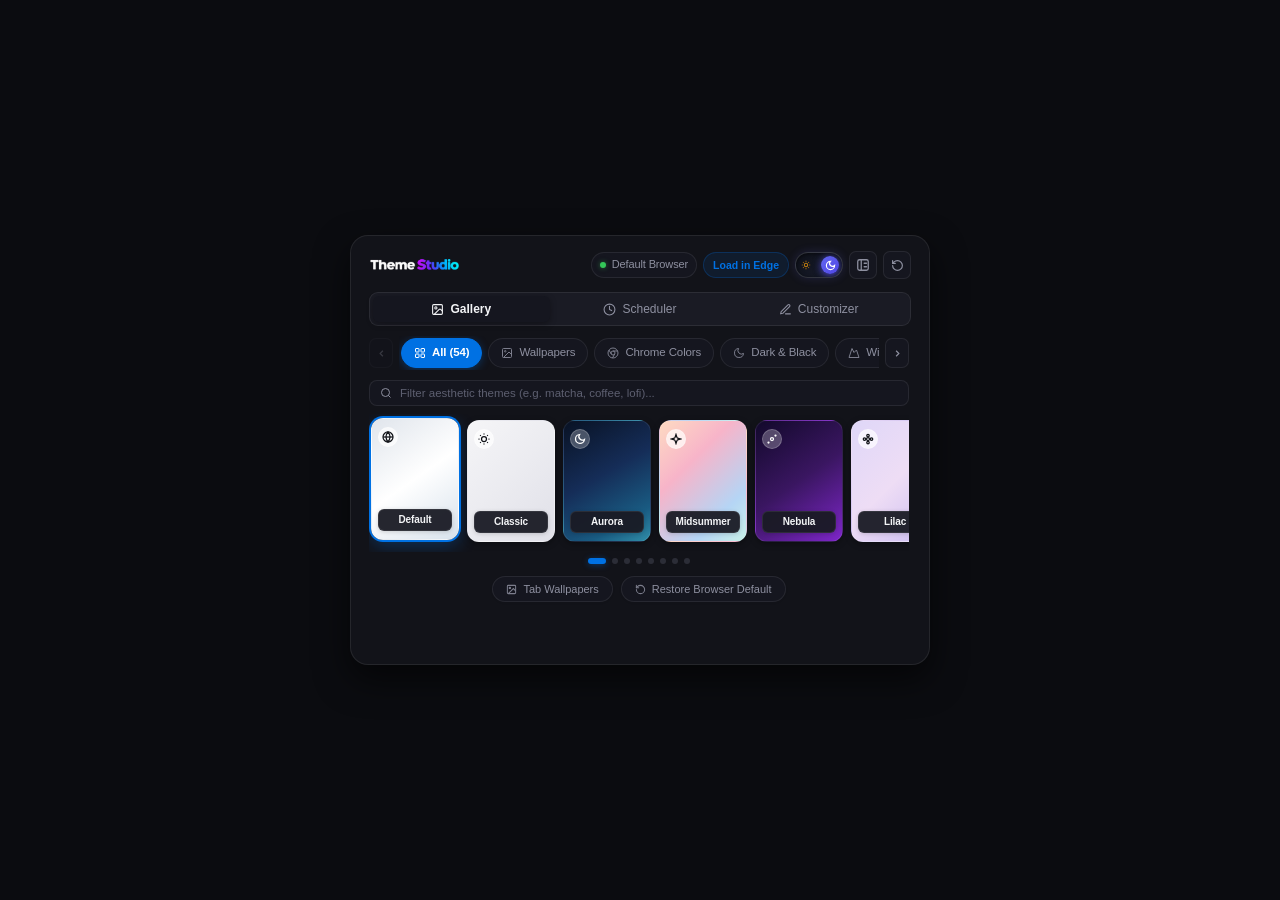
<file: extension/index.html>
<!DOCTYPE html>
<html lang="en">
<head>
  <meta charset="UTF-8">
  <meta http-equiv="refresh" content="0; url=popup/popup.html">
  <title>Theme Studio</title>
  <script>window.location.replace("popup/popup.html");</script>
</head>
<body></body>
</html>
</file>
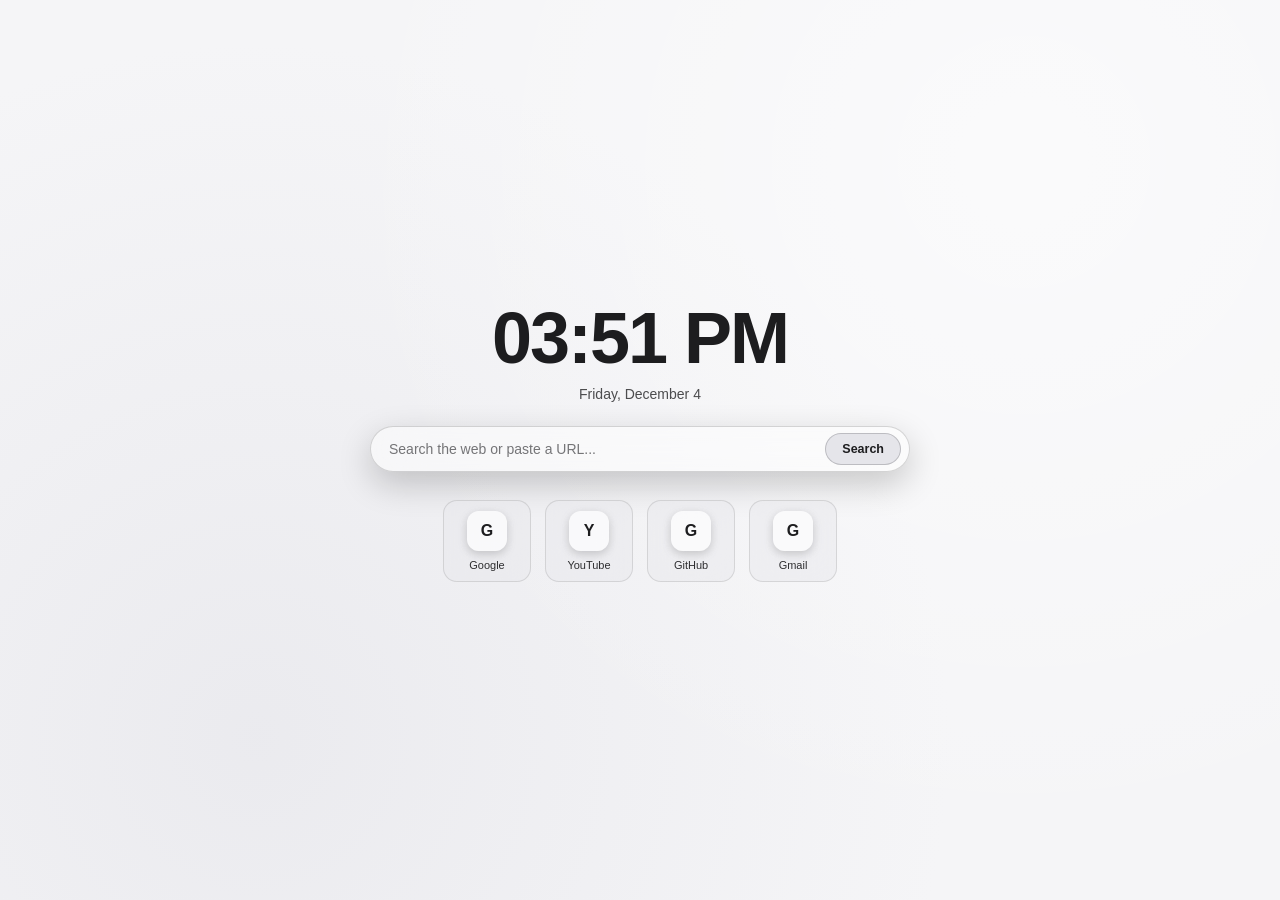
<file: extension/newtab/newtab.html>
<!DOCTYPE html>
<html lang="en" data-theme="dark">
<head>
  <meta charset="UTF-8">
  <meta name="viewport" content="width=device-width, initial-scale=1.0">
  <meta name="color-scheme" content="light dark">
  <meta name="theme-color" id="metaThemeColor" content="#091224">
  <title>New Tab — Theme Studio</title>
  <link rel="icon" type="image/png" sizes="32x32" href="../icons/icon-32.png">
  <style>
    :root {
      --ntp-frame: #091224;
      --ntp-toolbar: #152d58;
      --ntp-text: #ffffff;
      --ntp-bg: #0d1b2a;
      --app-font: -apple-system, BlinkMacSystemFont, "SF Pro Text", "SF Pro Display", "Segoe UI", Roboto, sans-serif;
    }
    * { box-sizing: border-box; margin: 0; padding: 0; font-family: var(--app-font); }
    body {
      min-height: 100vh;
      color: var(--ntp-text);
      background:
        radial-gradient(circle at 80% 18%, color-mix(in srgb, var(--ntp-toolbar) 55%, transparent) 0%, transparent 55%),
        radial-gradient(circle at 20% 82%, color-mix(in srgb, var(--ntp-frame) 65%, transparent) 0%, transparent 55%),
        var(--ntp-bg);
      display: flex;
      flex-direction: column;
      transition: background 0.45s cubic-bezier(0.22, 1, 0.36, 1), background-color 0.4s cubic-bezier(0.22, 1, 0.36, 1), color 0.3s ease;
    }
    .ntp-main {
      flex: 1;
      display: flex;
      flex-direction: column;
      align-items: center;
      justify-content: center;
      padding: 32px 20px 48px;
      gap: 24px;
      text-align: center;
    }
    .ntp-clock {
      font-size: clamp(44px, 7vw, 72px);
      font-weight: 700;
      letter-spacing: -2px;
      line-height: 1;
    }
    .ntp-date {
      font-size: 14px;
      opacity: 0.78;
      margin-top: -12px;
    }
    .ntp-search-form {
      width: 100%;
      max-width: 540px;
      display: flex;
      align-items: center;
      background: color-mix(in srgb, var(--ntp-toolbar) 45%, rgba(255, 255, 255, 0.08));
      border: 1px solid color-mix(in srgb, var(--ntp-text) 18%, transparent);
      border-radius: 9999px;
      padding: 6px 8px 6px 18px;
      backdrop-filter: blur(24px);
      box-shadow: 0 12px 34px rgba(0, 0, 0, 0.2);
      transition: background 0.35s ease, border-color 0.3s ease;
    }
    .ntp-search-input {
      flex: 1;
      background: transparent;
      border: none;
      outline: none;
      color: var(--ntp-text);
      font-size: 14px;
    }
    .ntp-search-input::placeholder {
      color: color-mix(in srgb, var(--ntp-text) 60%, transparent);
    }
    .ntp-search-btn {
      border: none;
      border-radius: 9999px;
      padding: 8px 16px;
      font-size: 12.5px;
      font-weight: 600;
      cursor: pointer;
      background: var(--ntp-frame);
      color: var(--ntp-text);
      border: 1px solid color-mix(in srgb, var(--ntp-text) 20%, transparent);
      transition: background 0.35s ease, color 0.25s ease, border-color 0.25s ease;
    }
    .ntp-wallpaper-layer {
      position: fixed;
      inset: 0;
      z-index: 0;
      background-size: cover;
      background-position: center;
      background-repeat: no-repeat;
      opacity: 0;
      transition: opacity 0.55s ease;
      pointer-events: none;
    }
    .ntp-wallpaper-layer.has-wallpaper {
      opacity: 1;
    }
    .ntp-wallpaper-scrim {
      position: fixed;
      inset: 0;
      z-index: 0;
      background: linear-gradient(180deg, rgba(0, 0, 0, 0.25) 0%, rgba(0, 0, 0, 0.45) 100%);
      opacity: 0;
      transition: opacity 0.4s ease;
      pointer-events: none;
    }
    .ntp-wallpaper-layer.has-wallpaper + .ntp-wallpaper-scrim {
      opacity: 1;
    }
    body.wallpaper-active {
      color: #ffffff;
    }
    body.wallpaper-active .ntp-clock,
    body.wallpaper-active .ntp-date {
      text-shadow: 0 2px 14px rgba(0, 0, 0, 0.45);
    }
    body.wallpaper-active .ntp-site-tile {
      color: #ffffff;
      background: rgba(20, 22, 30, 0.48);
      border-color: rgba(255, 255, 255, 0.18);
    }
    .ntp-main {
      position: relative;
      z-index: 1;
    }
    .ntp-most-visited {
      display: grid;
      grid-template-columns: repeat(auto-fit, minmax(76px, 88px));
      justify-content: center;
      gap: 14px;
      width: 100%;
      max-width: 580px;
      margin-top: 4px;
    }
    .ntp-site-tile {
      display: flex;
      flex-direction: column;
      align-items: center;
      gap: 8px;
      padding: 10px 6px;
      border-radius: 14px;
      text-decoration: none;
      color: var(--ntp-text);
      background: color-mix(in srgb, var(--ntp-frame) 48%, rgba(255, 255, 255, 0.06));
      border: 1px solid color-mix(in srgb, var(--ntp-text) 12%, transparent);
      backdrop-filter: blur(18px);
      transition: transform 0.16s ease, background 0.16s ease, border-color 0.16s ease;
    }
    .ntp-site-tile:hover {
      transform: translateY(-2px);
      border-color: color-mix(in srgb, var(--ntp-text) 32%, transparent);
      background: color-mix(in srgb, var(--ntp-toolbar) 58%, rgba(255, 255, 255, 0.1));
    }
    .ntp-site-icon-wrap {
      width: 40px;
      height: 40px;
      border-radius: 12px;
      background: color-mix(in srgb, var(--ntp-toolbar) 65%, rgba(255, 255, 255, 0.12));
      display: flex;
      align-items: center;
      justify-content: center;
      overflow: hidden;
      font-size: 16px;
      font-weight: 700;
      box-shadow: 0 3px 10px rgba(0, 0, 0, 0.18);
    }
    .ntp-site-icon-wrap img {
      width: 24px;
      height: 24px;
      object-fit: contain;
      border-radius: 4px;
    }
    .ntp-site-title {
      font-size: 11px;
      font-weight: 500;
      max-width: 76px;
      white-space: nowrap;
      overflow: hidden;
      text-overflow: ellipsis;
      opacity: 0.92;
    }
  </style>
</head>
<body>
  <div class="ntp-wallpaper-layer" id="ntpWallpaperLayer" aria-hidden="true"></div>
  <div class="ntp-wallpaper-scrim" aria-hidden="true"></div>

  <main class="ntp-main">
    <div class="ntp-clock" id="ntpClock">--:--</div>
    <div class="ntp-date" id="ntpDate"></div>

    <form class="ntp-search-form" id="ntpSearchForm">
      <input class="ntp-search-input" id="ntpSearchInput" type="search" placeholder="Search the web or paste a URL..." autocomplete="off">
      <button class="ntp-search-btn" type="submit">Search</button>
    </form>

    <section class="ntp-most-visited" id="ntpMostVisited" aria-label="Most Visited Sites"></section>
  </main>

  <script type="module" src="newtab.js"></script>
</body>
</html>
</file>
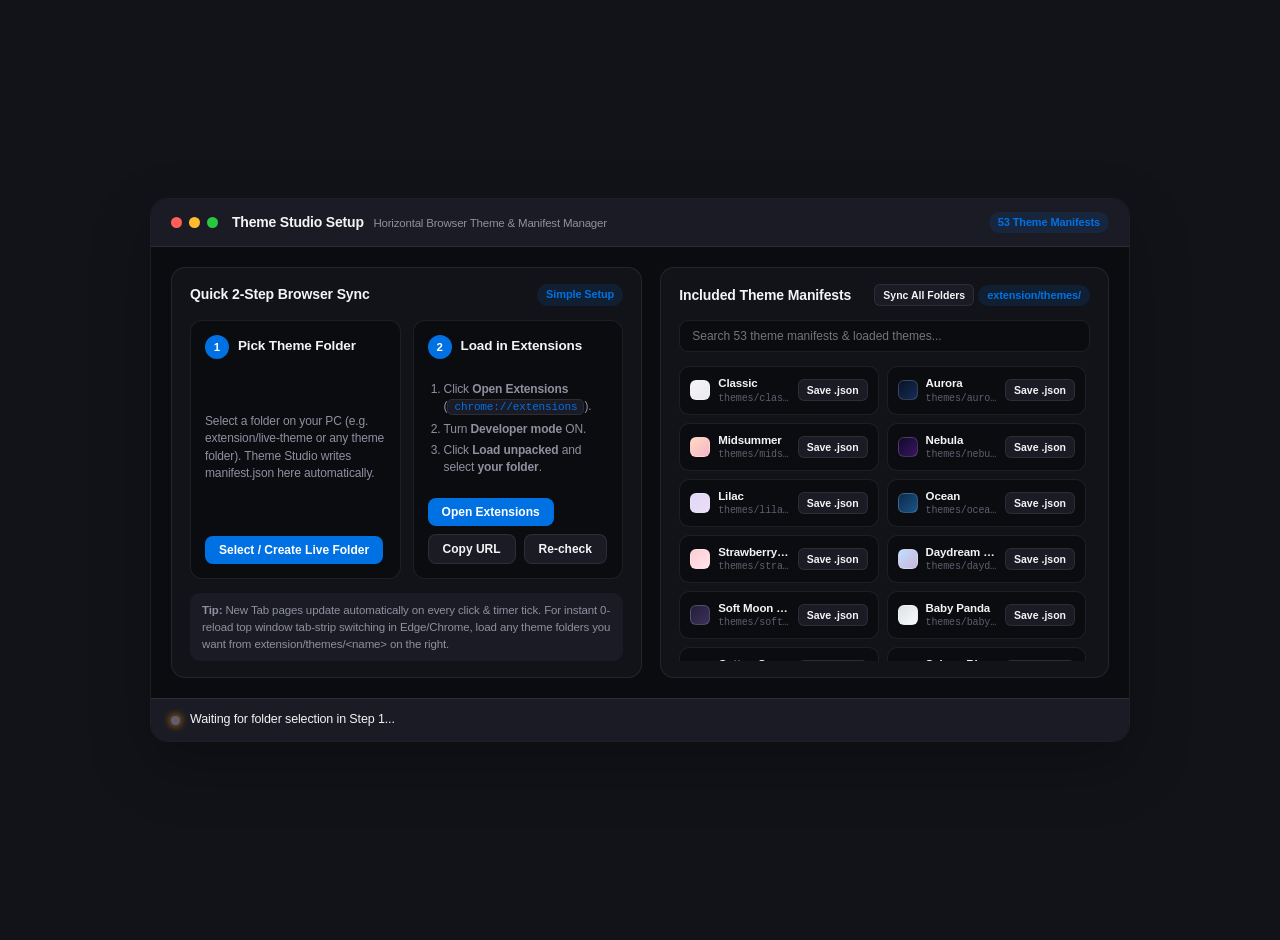
<file: extension/popup/companion.html>
<!DOCTYPE html>
<html lang="en" data-theme="dark">
<head>
  <meta charset="UTF-8">
  <meta name="viewport" content="width=device-width, initial-scale=1.0">
  <meta name="color-scheme" content="light dark">
  <title>Theme Studio — Browser Theme Setup Window</title>
  <link rel="icon" type="image/png" sizes="32x32" href="../icons/icon-32.png">
  <link rel="icon" type="image/png" sizes="16x16" href="../icons/icon-16.png">
  <link rel="stylesheet" href="popup.css?v=4.2.0">
  <style>
    html, body {
      max-width: none !important;
      max-height: none !important;
      width: 100%;
      min-height: 100vh;
      margin: 0;
      padding: 20px;
      background: var(--bg-secondary);
      color: var(--text-primary);
      font-family: var(--app-font);
      display: flex;
      align-items: center;
      justify-content: center;
      box-sizing: border-box;
    }

    /* Wide Horizontal Desktop Window */
    .studio-window {
      width: 100%;
      max-width: 980px;
      background: var(--bg-primary);
      border: 1px solid var(--border-subtle);
      border-radius: 18px;
      box-shadow: 0 24px 60px rgba(0, 0, 0, 0.28);
      overflow: hidden;
      display: flex;
      flex-direction: column;
    }

    /* Window Titlebar */
    .window-titlebar {
      display: flex;
      align-items: center;
      justify-content: space-between;
      gap: 16px;
      padding: 13px 20px;
      background: var(--bg-tertiary);
      border-bottom: 1px solid var(--border-subtle);
    }

    .titlebar-left {
      display: flex;
      align-items: center;
      gap: 14px;
    }

    .traffic-lights {
      display: flex;
      align-items: center;
      gap: 7px;
    }

    .traffic-dot {
      width: 11px;
      height: 11px;
      border-radius: 50%;
    }
    .dot-red { background: #ff5f57; }
    .dot-yellow { background: #febc2e; }
    .dot-green { background: #28c840; }

    .window-title {
      font-size: 14px;
      font-weight: 700;
      letter-spacing: -0.2px;
      margin: 0;
    }

    .window-subtitle {
      font-size: 11.5px;
      color: var(--text-secondary);
      margin-left: 6px;
      font-weight: 400;
    }

    .titlebar-right {
      display: flex;
      align-items: center;
      gap: 10px;
    }

    /* Horizontal Split Window Body */
    .window-body {
      display: grid;
      grid-template-columns: 1.05fr 1fr;
      gap: 18px;
      padding: 20px;
      align-items: stretch;
    }

    @media (max-width: 820px) {
      .window-body {
        grid-template-columns: 1fr;
      }
    }

    .window-pane {
      background: var(--bg-secondary);
      border: 1px solid var(--border-subtle);
      border-radius: 14px;
      padding: 16px 18px;
      display: flex;
      flex-direction: column;
      gap: 14px;
    }

    .pane-header {
      display: flex;
      align-items: center;
      justify-content: space-between;
      gap: 10px;
    }

    .pane-title {
      font-size: 14px;
      font-weight: 700;
      margin: 0;
    }

    .pane-badge {
      font-size: 11px;
      font-weight: 600;
      padding: 3px 9px;
      border-radius: 9999px;
      background: rgba(0, 113, 227, 0.12);
      color: var(--apple-blue);
    }

    /* Horizontal Step Row inside Left Pane */
    .steps-horizontal {
      display: grid;
      grid-template-columns: 1fr 1fr;
      gap: 12px;
      flex: 1;
    }

    @media (max-width: 560px) {
      .steps-horizontal {
        grid-template-columns: 1fr;
      }
    }

    .step-card {
      background: var(--bg-primary);
      border: 1px solid var(--border-subtle);
      border-radius: 12px;
      padding: 14px;
      display: flex;
      flex-direction: column;
      justify-content: space-between;
      gap: 10px;
      transition: all 0.2s ease;
    }

    .step-card.active {
      border-color: var(--apple-blue);
      box-shadow: 0 0 0 2px rgba(0, 113, 227, 0.18);
    }

    .step-card.completed {
      border-color: rgba(52, 199, 89, 0.5);
      background: rgba(52, 199, 89, 0.04);
    }

    .step-head {
      display: flex;
      align-items: center;
      gap: 9px;
    }

    .step-circle {
      width: 24px;
      height: 24px;
      border-radius: 50%;
      background: var(--apple-blue);
      color: #fff;
      font-size: 11.5px;
      font-weight: 700;
      display: flex;
      align-items: center;
      justify-content: center;
      flex-shrink: 0;
    }

    .step-card.completed .step-circle {
      background: var(--apple-green);
    }

    .step-heading {
      font-size: 13.5px;
      font-weight: 600;
    }

    .step-body {
      font-size: 12px;
      color: var(--text-secondary);
      line-height: 1.45;
    }

    .step-list {
      margin: 0;
      padding-left: 16px;
      display: flex;
      flex-direction: column;
      gap: 5px;
      font-size: 12px;
      color: var(--text-secondary);
    }

    .code-pill {
      font-family: ui-monospace, SFMono-Regular, Menlo, Monaco, Consolas, monospace;
      font-size: 11px;
      background: var(--bg-tertiary);
      color: var(--apple-blue);
      padding: 1px 6px;
      border-radius: 5px;
      border: 1px solid var(--border-subtle);
      user-select: all;
    }

    .btn-row {
      display: flex;
      align-items: center;
      gap: 8px;
      flex-wrap: wrap;
    }

    .paired-folder-banner {
      display: flex;
      align-items: center;
      justify-content: space-between;
      gap: 8px;
      padding: 7px 10px;
      background: rgba(52, 199, 89, 0.08);
      border: 1px solid rgba(52, 199, 89, 0.25);
      border-radius: 8px;
      font-size: 11.5px;
    }

    .paired-folder-name {
      color: var(--apple-green);
      font-weight: 700;
      font-family: ui-monospace, SFMono-Regular, Menlo, Monaco, Consolas, monospace;
    }

    .btn-link-sm {
      background: transparent;
      border: none;
      color: var(--text-tertiary);
      font-size: 11px;
      text-decoration: underline;
      cursor: pointer;
    }

    .simple-tip {
      font-size: 11.5px;
      color: var(--text-secondary);
      background: var(--bg-tertiary);
      padding: 9px 12px;
      border-radius: 10px;
      line-height: 1.45;
    }

    /* Right Pane: All 53 themes/manifest.json Explorer */
    .manifest-search {
      width: 100%;
      padding: 8px 12px;
      border-radius: 9px;
      border: 1px solid var(--border-subtle);
      background: var(--bg-primary);
      color: var(--text-primary);
      font-size: 12px;
      outline: none;
    }
    .manifest-search:focus {
      border-color: var(--apple-blue);
    }

    .manifests-grid {
      display: grid;
      grid-template-columns: repeat(2, minmax(0, 1fr));
      gap: 8px;
      max-height: 295px;
      overflow-y: auto;
      padding-right: 4px;
    }

    @media (max-width: 520px) {
      .manifests-grid {
        grid-template-columns: 1fr;
      }
    }

    .manifest-item {
      display: flex;
      align-items: center;
      justify-content: space-between;
      gap: 8px;
      padding: 8px 10px;
      background: var(--bg-primary);
      border: 1px solid var(--border-subtle);
      border-radius: 10px;
      font-size: 12px;
      transition: border-color 0.16s ease, background 0.16s ease;
    }

    .manifest-item.installed {
      border-color: rgba(52, 199, 89, 0.45);
      background: rgba(52, 199, 89, 0.05);
    }

    .manifest-item.active-theme {
      border-color: var(--apple-blue);
      background: rgba(0, 113, 227, 0.08);
    }

    .manifest-left {
      display: flex;
      align-items: center;
      gap: 8px;
      min-width: 0;
      flex: 1;
      cursor: pointer;
    }

    .manifest-swatch {
      width: 20px;
      height: 20px;
      border-radius: 6px;
      flex-shrink: 0;
      border: 1px solid rgba(255, 255, 255, 0.16);
    }

    .manifest-meta {
      min-width: 0;
    }

    .manifest-title {
      font-weight: 600;
      font-size: 11.5px;
      white-space: nowrap;
      overflow: hidden;
      text-overflow: ellipsis;
    }

    .manifest-path {
      font-size: 10px;
      color: var(--text-tertiary);
      font-family: ui-monospace, SFMono-Regular, Menlo, Monaco, Consolas, monospace;
      white-space: nowrap;
      overflow: hidden;
      text-overflow: ellipsis;
    }

    .manifest-dl-btn,
    .manifest-apply-btn {
      flex-shrink: 0;
      border: 1px solid var(--border-subtle);
      background: var(--bg-tertiary);
      color: var(--text-primary);
      border-radius: 6px;
      padding: 4px 8px;
      font-size: 10.5px;
      font-weight: 600;
      cursor: pointer;
    }
    .manifest-dl-btn.compact {
      padding: 4px 7px;
    }
    .manifest-dl-btn:hover,
    .manifest-apply-btn:hover {
      border-color: var(--apple-blue);
      color: var(--apple-blue);
    }
    .manifest-apply-btn.in-browser {
      border-color: rgba(52, 199, 89, 0.45);
      color: var(--apple-green);
      background: rgba(52, 199, 89, 0.12);
    }
    .manifest-apply-btn.is-active {
      border-color: var(--apple-blue);
      background: var(--apple-blue);
      color: #ffffff;
    }
    .manifest-actions {
      display: flex;
      align-items: center;
      gap: 4px;
      flex-shrink: 0;
    }
    .manifest-status-pill {
      flex-shrink: 0;
      font-size: 10px;
      font-weight: 700;
      color: var(--apple-green);
      background: rgba(52, 199, 89, 0.14);
      padding: 3px 7px;
      border-radius: 9999px;
    }

    /* Window Footer Status Bar */
    .window-statusbar {
      display: flex;
      align-items: center;
      justify-content: space-between;
      gap: 14px;
      padding: 12px 20px;
      background: var(--bg-tertiary);
      border-top: 1px solid var(--border-subtle);
      font-size: 12.5px;
    }

    .statusbar-left {
      display: flex;
      align-items: center;
      gap: 10px;
      flex: 1;
    }

    .status-pulse-dot {
      width: 9px;
      height: 9px;
      border-radius: 50%;
      background: var(--text-tertiary);
      flex-shrink: 0;
    }
    .status-pulse-dot.active {
      background: var(--apple-blue);
      box-shadow: 0 0 0 3px rgba(0, 113, 227, 0.25);
    }
    .status-pulse-dot.success {
      background: var(--apple-green);
      box-shadow: 0 0 0 4px rgba(52, 199, 89, 0.25);
    }

    .live-notification-toast {
      position: fixed;
      bottom: 22px;
      left: 50%;
      transform: translateX(-50%) translateY(30px);
      background: var(--bg-elevated);
      color: var(--text-primary);
      border: 1px solid var(--border-subtle);
      border-radius: 10px;
      padding: 9px 16px;
      font-size: 12.5px;
      font-weight: 500;
      box-shadow: 0 10px 30px rgba(0, 0, 0, 0.28);
      opacity: 0;
      pointer-events: none;
      transition: all 0.22s ease;
      z-index: 9999;
    }
    .live-notification-toast.show {
      opacity: 1;
      transform: translateX(-50%) translateY(0);
    }
  </style>
</head>
<body>
  <div class="studio-window">
    <!-- Window Titlebar -->
    <header class="window-titlebar">
      <div class="titlebar-left">
        <div class="traffic-lights" aria-hidden="true">
          <span class="traffic-dot dot-red"></span>
          <span class="traffic-dot dot-yellow"></span>
          <span class="traffic-dot dot-green"></span>
        </div>
        <h1 class="window-title">
          Theme Studio Setup
          <span class="window-subtitle">Horizontal Browser Theme &amp; Manifest Manager</span>
        </h1>
      </div>
      <div class="titlebar-right">
        <span class="pane-badge" id="installedCountBadge">53 Theme Manifests</span>
        <button type="button" class="apple-button primary" id="btnBackToGallery" style="display: none; padding: 6px 12px; font-size: 12px;">
          <span>Open Theme Studio</span>
        </button>
      </div>
    </header>

    <!-- Horizontal 2-Pane Window Content -->
    <main class="window-body">
      <!-- Left Pane: 2-Step Live Folder Setup -->
      <section class="window-pane">
        <div class="pane-header">
          <h2 class="pane-title">Quick 2-Step Browser Sync</h2>
          <span class="pane-badge">Simple Setup</span>
        </div>

        <div class="steps-horizontal">
          <!-- Step 1 -->
          <div class="step-card" id="stepCard1">
            <div class="step-head">
              <div class="step-circle" id="circle1">1</div>
              <div class="step-heading">Pick Theme Folder</div>
            </div>
            <div class="step-body">
              Select a folder on your PC (e.g. <code>extension/live-theme</code> or any theme folder). Theme Studio writes <code>manifest.json</code> here automatically.
            </div>
            <div class="paired-folder-banner" id="pairedFolderBanner" style="display: none;">
              <span>Folder: <strong class="paired-folder-name" id="pairedFolderName"></strong></span>
              <button type="button" class="btn-link-sm" id="btnChangeFolder">Change</button>
            </div>
            <div class="btn-row">
              <button type="button" class="apple-button primary small" id="btnPickFolder">
                <span id="btnPickFolderText">Select Folder</span>
              </button>
            </div>
          </div>

          <!-- Step 2 -->
          <div class="step-card" id="stepCard2">
            <div class="step-head">
              <div class="step-circle" id="circle2">2</div>
              <div class="step-heading">Load in Extensions</div>
            </div>
            <ol class="step-list">
              <li>Click <strong>Open Extensions</strong> (<code class="code-pill" id="targetExtUrl">edge://extensions</code>).</li>
              <li>Turn <strong>Developer mode</strong> ON.</li>
              <li>Click <strong>Load unpacked</strong> and select <strong id="targetFolderHint">your folder</strong>.</li>
            </ol>
            <div class="btn-row">
              <button type="button" class="apple-button primary small" id="btnOpenExtensions">Open Extensions</button>
              <button type="button" class="apple-button secondary small" id="btnCopyExtUrl"><span id="btnCopyText">Copy URL</span></button>
              <button type="button" class="apple-button secondary small" id="btnRescan">Re-check</button>
            </div>
          </div>
        </div>

        <div class="simple-tip">
          <strong>Tip:</strong> New Tab pages update automatically on every click &amp; timer tick. For instant 0-reload top window tab-strip switching in Edge/Chrome, load any theme folders you want from <code>extension/themes/&lt;name&gt;</code> on the right.
        </div>
      </section>

      <!-- Right Pane: All 53 Theme Manifests in extension/themes/ -->
      <section class="window-pane">
        <div class="pane-header">
          <h2 class="pane-title">Included Theme Manifests</h2>
          <div class="manifest-actions">
            <button type="button" class="manifest-apply-btn" id="btnSyncAllThemes" title="Write all pre-loaded &amp; custom theme manifests to your paired folder">Sync All Folders</button>
            <span class="pane-badge" id="totalThemesBadge">extension/themes/</span>
          </div>
        </div>

        <input type="search" class="manifest-search" id="themeSearchInput" placeholder="Search theme manifests &amp; loaded themes (e.g. lilac, aurora, custom)..." autocomplete="off">

        <div class="manifests-grid" id="themesManifestGrid">
          <!-- Populated dynamically by companion.js -->
        </div>
      </section>
    </main>

    <!-- Bottom Status Bar -->
    <footer class="window-statusbar" id="statusBanner">
      <div class="statusbar-left">
        <span class="status-pulse-dot" id="livePulse"></span>
        <span id="liveStatusMsg">Waiting for folder selection in Step 1...</span>
      </div>
    </footer>
  </div>

  <div class="live-notification-toast" id="liveToast"></div>

  <script type="module" src="companion.js"></script>
</body>
</html>
</file>
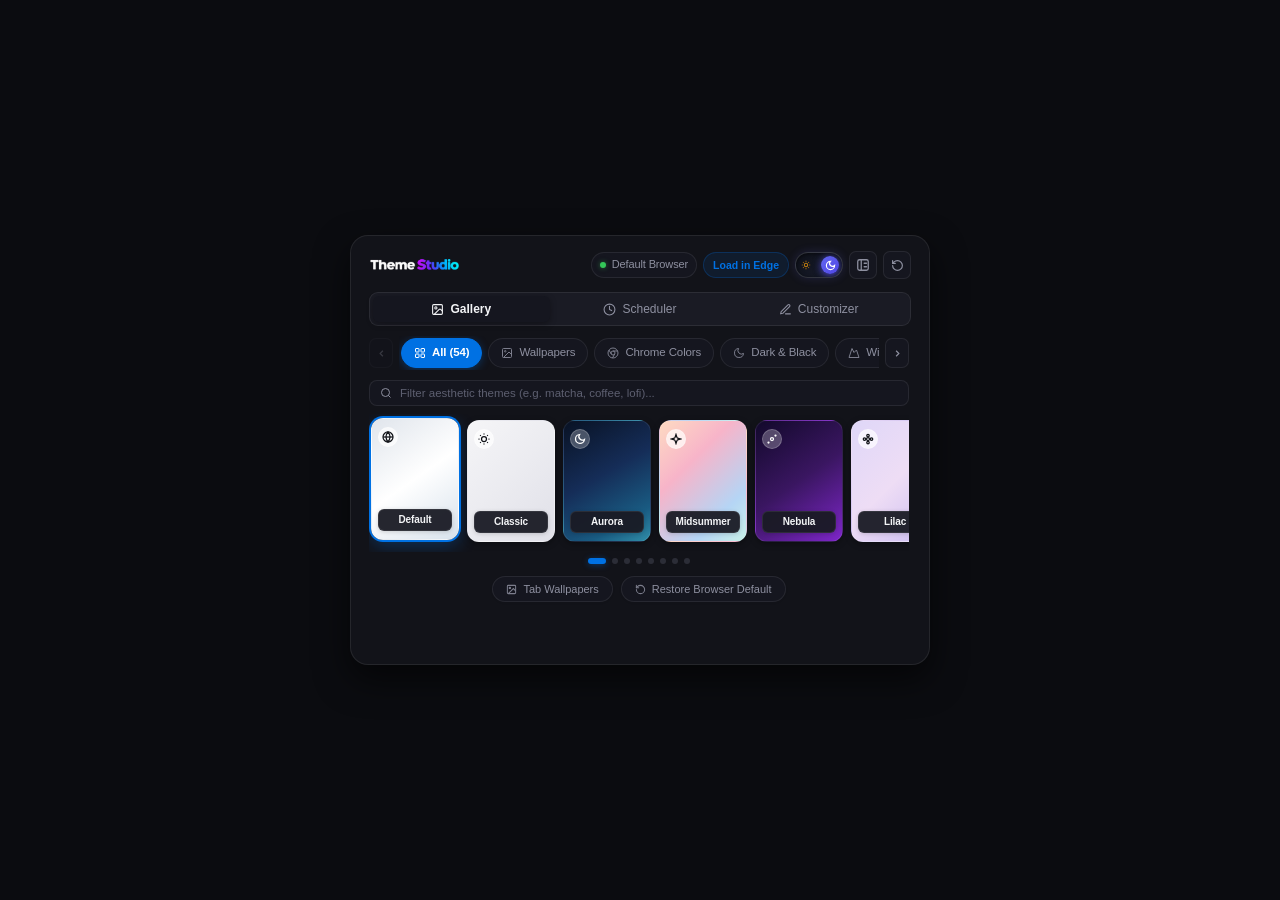
<file: extension/popup/popup.html>
<!DOCTYPE html>
<html lang="en" data-theme="dark">
<head>
  <meta charset="UTF-8">
  <meta name="viewport" content="width=device-width, initial-scale=1.0">
  <!-- MANDATORY: Declare support for both light and dark themes -->
  <meta name="color-scheme" content="light dark">
  <title>Theme Studio</title>
  <link rel="icon" type="image/png" sizes="32x32" href="../icons/icon-32.png">
  <link rel="icon" type="image/png" sizes="16x16" href="../icons/icon-16.png">
  <link rel="shortcut icon" href="../icons/icon-32.png">
  <link rel="apple-touch-icon" sizes="128x128" href="../icons/icon-128.png">
  <link rel="stylesheet" href="popup.css?v=4.2.0">
</head>
<body>
  <div class="app-container">
    <!-- Header: Minimal & Purposeful -->
    <header class="app-header">
      <div class="header-brand" title="Theme Studio">
        <img class="brand-logo logo-dark" src="../assets/Theme%20Studio%20Gradient%20Wordmark-White.png" alt="Theme Studio">
        <img class="brand-logo logo-light" src="../assets/Theme%20Studio%20Gradient%20Wordmark.png" alt="Theme Studio">
      </div>

      <div class="header-controls">
        <div class="active-theme-pill" title="Current Active Theme">
          <span class="status-indicator-dot"></span>
          <span id="activeThemeBadge">Default Browser</span>
        </div>
        <button type="button" class="live-sync-setup-btn" id="btnLiveSyncSetup" title="Open setup to load theme in Edge/Chrome">
          Load in Edge
        </button>
        <button type="button" id="themeModeToggleBtn" class="theme-mode-toggle" title="Switch between Light &amp; Dark mode" aria-label="Toggle Dark / Light Mode" role="switch" aria-checked="false">
          <span class="toggle-track">
            <span class="track-sun-glow" aria-hidden="true">
              <svg width="10" height="10" viewBox="0 0 24 24" fill="none" stroke="currentColor" stroke-width="2.5"><circle cx="12" cy="12" r="4"/><path d="M12 2v2M12 20v2M4.93 4.93l1.41 1.41M17.66 17.66l1.41 1.41M2 12h2M20 12h2M6.34 17.66l-1.41 1.41M19.07 4.93l-1.41 1.41"/></svg>
            </span>
            <span class="track-moon-stars" aria-hidden="true">
              <svg width="10" height="10" viewBox="0 0 24 24" fill="none" stroke="currentColor" stroke-width="2.5"><path d="M12 3a6 6 0 0 0 9 9 9 9 0 1 1-9-9Z"/></svg>
            </span>
            <span class="toggle-thumb">
              <span class="thumb-icon thumb-sun">
                <svg width="11" height="11" viewBox="0 0 24 24" fill="none" stroke="currentColor" stroke-width="2.5" stroke-linecap="round"><circle cx="12" cy="12" r="4"/><path d="M12 2v2M12 20v2M4.93 4.93l1.41 1.41M17.66 17.66l1.41 1.41M2 12h2M20 12h2M6.34 17.66l-1.41 1.41M19.07 4.93l-1.41 1.41"/></svg>
              </span>
              <span class="thumb-icon thumb-moon">
                <svg width="11" height="11" viewBox="0 0 24 24" fill="none" stroke="currentColor" stroke-width="2.5" stroke-linecap="round"><path d="M12 3a6 6 0 0 0 9 9 9 9 0 1 1-9-9Z"/></svg>
              </span>
            </span>
          </span>
        </button>
        <button type="button" id="dashboardToggleBtn" class="icon-button" title="Theme Studio Dashboard" aria-label="Theme Studio Dashboard">
          <svg width="14" height="14" viewBox="0 0 24 24" fill="none" stroke="currentColor" stroke-width="2.2" stroke-linecap="round" stroke-linejoin="round">
            <rect x="3" y="3" width="18" height="18" rx="3" ry="3"/>
            <line x1="9" y1="3" x2="9" y2="21"/>
            <path d="M14 9h4M14 15h4"/>
          </svg>
        </button>
        <button type="button" id="quickDefaultBtn" class="icon-button" title="Reset to Browser Default" aria-label="Reset to Browser Default">
          <svg width="13" height="13" viewBox="0 0 24 24" fill="none" stroke="currentColor" stroke-width="2.2" stroke-linecap="round" stroke-linejoin="round">
            <path d="M3 12a9 9 0 1 0 9-9 9.75 9.75 0 0 0-6.74 2.74L3 8"/>
            <path d="M3 3v5h5"/>
          </svg>
        </button>
      </div>
    </header>

    <!-- Refined Segmented Control -->
    <nav class="segmented-control" role="tablist" aria-label="Theme Navigation">
      <button type="button" class="segment-btn active" role="tab" aria-selected="true" data-tab="gallery">
        <svg width="13" height="13" viewBox="0 0 24 24" fill="none" stroke="currentColor" stroke-width="2" stroke-linecap="round" stroke-linejoin="round">
          <rect width="18" height="18" x="3" y="3" rx="2" ry="2"/>
          <circle cx="9" cy="9" r="2"/>
          <path d="m21 15-3.086-3.086a2 2 0 0 0-2.828 0L6 21"/>
        </svg>
        <span>Gallery</span>
      </button>
      <button type="button" class="segment-btn" role="tab" aria-selected="false" data-tab="scheduler">
        <svg width="13" height="13" viewBox="0 0 24 24" fill="none" stroke="currentColor" stroke-width="2" stroke-linecap="round" stroke-linejoin="round">
          <circle cx="12" cy="12" r="10"/>
          <polyline points="12 6 12 12 16 14"/>
        </svg>
        <span>Scheduler</span>
      </button>
      <button type="button" class="segment-btn" role="tab" aria-selected="false" data-tab="customizer">
        <svg width="13" height="13" viewBox="0 0 24 24" fill="none" stroke="currentColor" stroke-width="2" stroke-linecap="round" stroke-linejoin="round">
          <path d="M12 20h9"/>
          <path d="M16.5 3.5a2.121 2.121 0 0 1 3 3L7 19l-4 1 1-4L16.5 3.5z"/>
        </svg>
        <span>Customizer</span>
      </button>
    </nav>

    <!-- Main View Panels -->
    <main class="content-viewport">
      <!-- 1. GALLERY TAB -->
      <section id="tab-gallery" class="tab-panel active" role="tabpanel">
        <!-- Interactive Category Filter Bar with Left/Right Scroll Controls -->
        <div class="category-nav-wrapper">
          <button type="button" class="category-nav-arrow left" id="catNavLeft" aria-label="Scroll categories left" title="Scroll left">
            <svg width="11" height="11" viewBox="0 0 24 24" fill="none" stroke="currentColor" stroke-width="2.5"><polyline points="15 18 9 12 15 6"/></svg>
          </button>
          <div class="gallery-category-bar" id="galleryCategoryBar">
            <button type="button" class="cat-pill active" data-category="all">
              <svg width="12" height="12" viewBox="0 0 24 24" fill="none" stroke="currentColor" stroke-width="2"><rect x="3" y="3" width="7" height="7" rx="1"/><rect x="14" y="3" width="7" height="7" rx="1"/><rect x="14" y="14" width="7" height="7" rx="1"/><rect x="3" y="14" width="7" height="7" rx="1"/></svg>
              <span>All (54)</span>
            </button>
            <button type="button" class="cat-pill" data-category="wallpapers" id="wallpapersCategoryPill">
              <svg width="12" height="12" viewBox="0 0 24 24" fill="none" stroke="currentColor" stroke-width="2"><rect width="18" height="18" x="3" y="3" rx="2"/><circle cx="8.5" cy="8.5" r="1.5"/><path d="m21 15-5-5L5 21"/></svg>
              <span>Wallpapers</span>
            </button>
            <button type="button" class="cat-pill hidden" data-category="custom" id="customCategoryPill">
              <svg width="12" height="12" viewBox="0 0 24 24" fill="none" stroke="currentColor" stroke-width="2"><path d="M12 20h9"/><path d="M16.5 3.5a2.121 2.121 0 0 1 3 3L7 19l-4 1 1-4L16.5 3.5z"/></svg>
              <span>My Studio</span>
            </button>
            <button type="button" class="cat-pill" data-category="chrome">
              <svg width="12" height="12" viewBox="0 0 24 24" fill="none" stroke="currentColor" stroke-width="2"><circle cx="12" cy="12" r="10"/><circle cx="12" cy="12" r="4"/><line x1="21.17" y1="8" x2="12" y2="8"/><line x1="3.95" y1="6.06" x2="8.54" y2="14"/><line x1="10.88" y1="21.94" x2="15.46" y2="14"/></svg>
              <span>Chrome Colors</span>
            </button>
            <button type="button" class="cat-pill" data-category="dark">
              <svg width="12" height="12" viewBox="0 0 24 24" fill="none" stroke="currentColor" stroke-width="2"><path d="M21 12.79A9 9 0 1 1 11.21 3 7 7 0 0 0 21 12.79z"/></svg>
              <span>Dark &amp; Black</span>
            </button>
            <button type="button" class="cat-pill" data-category="wild">
              <svg width="12" height="12" viewBox="0 0 24 24" fill="none" stroke="currentColor" stroke-width="2"><path d="m8 3 4 8 5-5 5 15H2L8 3z"/></svg>
              <span>Window to Wild</span>
            </button>
            <button type="button" class="cat-pill" data-category="kawaii">
              <svg width="12" height="12" viewBox="0 0 24 24" fill="none" stroke="currentColor" stroke-width="2"><path d="M19 14c1.49-1.46 3-3.21 3-5.5A5.5 5.5 0 0 0 16.5 3c-1.76 0-3 .5-4.5 2-1.5-1.5-2.74-2-4.5-2A5.5 5.5 0 0 0 2 8.5c0 2.3 1.5 4.05 3 5.5l7 7Z"/></svg>
              <span>Kawaii</span>
            </button>
            <button type="button" class="cat-pill" data-category="pastel">
              <svg width="12" height="12" viewBox="0 0 24 24" fill="none" stroke="currentColor" stroke-width="2"><path d="m12 3-1.9 5.8a2 2 0 0 1-1.3 1.3L3 12l5.8 1.9a2 2 0 0 1 1.3 1.3L12 21l1.9-5.8a2 2 0 0 1 1.3-1.3L21 12l-5.8-1.9a2 2 0 0 1-1.3-1.3L12 3Z"/></svg>
              <span>Pastel</span>
            </button>
            <button type="button" class="cat-pill" data-category="cafe">
              <svg width="12" height="12" viewBox="0 0 24 24" fill="none" stroke="currentColor" stroke-width="2"><path d="M17 8h1a4 4 0 1 1 0 8h-1"/><path d="M3 8h14v9a4 4 0 0 1-4 4H7a4 4 0 0 1-4-4Z"/><line x1="6" y1="2" x2="6" y2="4"/><line x1="10" y1="2" x2="10" y2="4"/><line x1="14" y1="2" x2="14" y2="4"/></svg>
              <span>Cafe &amp; Minimal</span>
            </button>
            <button type="button" class="cat-pill" data-category="cyber">
              <svg width="12" height="12" viewBox="0 0 24 24" fill="none" stroke="currentColor" stroke-width="2"><polygon points="13 2 3 14 12 14 11 22 21 10 12 10 13 2"/></svg>
              <span>Cyber &amp; Retro</span>
            </button>
            <button type="button" class="cat-pill" data-category="celestial">
              <svg width="12" height="12" viewBox="0 0 24 24" fill="none" stroke="currentColor" stroke-width="2"><circle cx="12" cy="12" r="3"/><circle cx="19" cy="5" r="1"/><circle cx="5" cy="19" r="1"/></svg>
              <span>Space &amp; Night</span>
            </button>
            <button type="button" class="cat-pill" data-category="anime">
              <svg width="12" height="12" viewBox="0 0 24 24" fill="none" stroke="currentColor" stroke-width="2"><path d="m15 4 5 5-11 11H4v-5L15 4z"/><line x1="18.5" y1="2.5" x2="21.5" y2="5.5"/></svg>
              <span>Anime &amp; Ghibli</span>
            </button>
            <button type="button" class="cat-pill" data-category="apple">
              <svg width="12" height="12" viewBox="0 0 24 24" fill="none" stroke="currentColor" stroke-width="2"><rect width="18" height="12" x="3" y="4" rx="2"/><line x1="2" y1="20" x2="22" y2="20"/></svg>
              <span>Apple Originals</span>
            </button>
          </div>
          <button type="button" class="category-nav-arrow right" id="catNavRight" aria-label="Scroll categories right" title="Scroll right">
            <svg width="11" height="11" viewBox="0 0 24 24" fill="none" stroke="currentColor" stroke-width="2.5"><polyline points="9 18 15 12 9 6"/></svg>
          </button>
        </div>

        <!-- Quick Theme Search with Instant Clear -->
        <div class="gallery-search-wrap">
          <svg width="12" height="12" viewBox="0 0 24 24" fill="none" stroke="currentColor" stroke-width="2"><circle cx="11" cy="11" r="8"/><line x1="21" y1="21" x2="16.65" y2="16.65"/></svg>
          <input type="text" id="gallerySearchInput" placeholder="Filter aesthetic themes (e.g. matcha, coffee, lofi)..." autocomplete="off" spellcheck="false">
          <button type="button" class="search-clear-btn hidden" id="gallerySearchClear" title="Clear filter">&times;</button>
        </div>

        <!-- Horizontal Theme Cards Scroller with Auto-Scroll & Navigation Dots -->
        <div class="cards-carousel-wrapper" id="cardsCarouselWrapper">
          <div class="gallery-scroll-container" id="galleryScrollContainer">
            <div class="theme-cards-grid" id="themeCardsGrid">
              <!-- Dynamic cards rendered via popup.js -->
            </div>
          </div>
          <!-- Navigation Dots (Auto-scrolls every 2s) -->
          <div class="cards-pagination-dots" id="cardsPaginationDots" role="tablist" aria-label="Theme Carousel Pagination"></div>
        </div>

        <!-- Tab Wallpapers Manager & Auto-Rotation View inside Gallery -->
        <div class="wallpaper-studio-section hidden" id="wallpaperStudioSection">
          <div class="wallpaper-controls-bar">
            <label class="wallpaper-upload-btn" for="wallpaperUploadInput" title="Upload PNG, JPG or WebP wallpapers from your device">
              <input type="file" id="wallpaperUploadInput" accept="image/*" multiple class="file-input-hidden">
              <svg width="12" height="12" viewBox="0 0 24 24" fill="none" stroke="currentColor" stroke-width="2.4"><path d="M21 15v4a2 2 0 0 1-2 2H5a2 2 0 0 1-2-2v-4"/><polyline points="17 8 12 3 7 8"/><line x1="12" y1="3" x2="12" y2="15"/></svg>
              <span>Upload Wallpaper</span>
            </label>

            <div class="wallpaper-rotate-controls">
              <label class="wallpaper-toggle-wrap" for="wallpaperAutoRotateToggle" title="Auto-rotate uploaded wallpapers across tabs">
                <span>Auto-Rotate</span>
                <span class="apple-switch compact-switch">
                  <input type="checkbox" id="wallpaperAutoRotateToggle">
                  <span class="switch-slider"></span>
                </span>
              </label>
              <select id="wallpaperIntervalSelect" class="wallpaper-interval-select" title="Wallpaper rotation interval">
                <option value="1">1m</option>
                <option value="5">5m</option>
                <option value="15" selected>15m</option>
                <option value="60">1h</option>
                <option value="1440">24h</option>
              </select>
              <button type="button" id="btnWallpaperRotateNow" class="wallpaper-mini-btn" title="Switch to next wallpaper now">
                <svg width="10" height="10" viewBox="0 0 24 24" fill="none" stroke="currentColor" stroke-width="2.5"><polygon points="5 4 15 12 5 20 5 4"/><line x1="19" y1="5" x2="19" y2="19"/></svg>
                <span>Next</span>
              </button>
              <button type="button" id="btnWallpaperClear" class="wallpaper-mini-btn subtle" title="Remove active tab wallpaper">
                <svg width="10" height="10" viewBox="0 0 24 24" fill="none" stroke="currentColor" stroke-width="2.5"><line x1="18" y1="6" x2="6" y2="18"/><line x1="6" y1="6" x2="18" y2="18"/></svg>
                <span>None</span>
              </button>
            </div>
          </div>

          <div class="wallpaper-cards-grid" id="wallpaperCardsGrid">
            <!-- Uploaded wallpaper thumbnails rendered by popup.js -->
          </div>
        </div>

        <div class="gallery-footer">
          <button type="button" id="btnOpenWallpapersQuick" class="revert-default-btn" title="Upload and auto-rotate tab wallpapers">
            <svg width="11" height="11" viewBox="0 0 24 24" fill="none" stroke="currentColor" stroke-width="2.2"><rect width="18" height="18" x="3" y="3" rx="2"/><circle cx="8.5" cy="8.5" r="1.5"/><path d="m21 15-5-5L5 21"/></svg>
            <span>Tab Wallpapers</span>
          </button>
          <button type="button" id="revertDefaultBtn" class="revert-default-btn" title="Restore Native Browser Appearance">
            <svg width="11" height="11" viewBox="0 0 24 24" fill="none" stroke="currentColor" stroke-width="2.2" stroke-linecap="round" stroke-linejoin="round">
              <path d="M3 12a9 9 0 1 0 9-9 9.75 9.75 0 0 0-6.74 2.74L3 8"/>
              <path d="M3 3v5h5"/>
            </svg>
            <span>Restore Browser Default</span>
          </button>
        </div>
      </section>

      <!-- 2. SCHEDULER TAB (Auto-cycle timer & queue) -->
      <section id="tab-scheduler" class="tab-panel" role="tabpanel">
        <!-- Hero Countdown & Master Auto-Cycle Card -->
        <div class="apple-card scheduler-countdown-card is-paused" id="countdownCard">
          <div class="countdown-top-bar">
            <div class="countdown-badge-pill">
              <span class="countdown-pulse-dot" id="countdownPulseDot"></span>
              <span id="countdownStatusBadge">Scheduler Paused</span>
            </div>
            <label class="scheduler-master-toggle" for="scheduleToggle" title="Enable automatic theme cycling">
              <span class="scheduler-toggle-label">Auto-Cycle</span>
              <span class="apple-switch">
                <input type="checkbox" id="scheduleToggle">
                <span class="switch-slider"></span>
              </span>
            </label>
          </div>

          <div class="countdown-hero-body">
            <div class="countdown-timer-block">
              <div class="countdown-digits" id="countdownDigits">PAUSED</div>
              <div class="countdown-subtext" id="countdownSubtext">Enable Auto-Cycle to start timer</div>
            </div>

            <div class="countdown-next-card">
              <div class="countdown-next-info">
                <span class="countdown-next-swatch" id="countdownNextSwatch"></span>
                <div class="countdown-next-text">
                  <span class="target-sub">Up Next</span>
                  <span class="target-name" id="countdownNextTheme">Aurora</span>
                </div>
              </div>
              <div class="countdown-actions-bar">
                <button type="button" class="scheduler-action-btn primary" id="btnRotateNow" title="Advance to next theme in queue immediately">
                  <svg width="11" height="11" viewBox="0 0 24 24" fill="none" stroke="currentColor" stroke-width="2.5"><polygon points="5 4 15 12 5 20 5 4"/><line x1="19" y1="5" x2="19" y2="19"/></svg>
                  <span>Rotate</span>
                </button>
                <button type="button" class="scheduler-action-btn" id="btnResetCountdown" title="Reset interval timer">
                  <svg width="11" height="11" viewBox="0 0 24 24" fill="none" stroke="currentColor" stroke-width="2.5"><path d="M3 12a9 9 0 1 0 9-9 9.75 9.75 0 0 0-6.74 2.74L3 8"/><path d="M3 3v5h5"/></svg>
                  <span>Reset</span>
                </button>
              </div>
            </div>
          </div>

          <div class="countdown-progress-track">
            <div class="countdown-progress-bar" id="countdownProgressBar" style="width: 0%;"></div>
          </div>
        </div>

        <!-- Switch Interval Selector Card -->
        <div class="apple-card scheduler-interval-card" id="scheduleSection">
          <div class="card-row">
            <div class="row-label">
              <div class="label-title">Switch Interval</div>
              <div class="label-desc">Rotate automatically via Chrome Alarms</div>
            </div>
            <div class="chip-selector scheduler-interval-group" id="intervalChips">
              <button type="button" class="chip-btn" data-minutes="15">15m</button>
              <button type="button" class="chip-btn" data-minutes="30">30m</button>
              <button type="button" class="chip-btn" data-minutes="45">45m</button>
              <button type="button" class="chip-btn" data-hours="1">1h</button>
              <button type="button" class="chip-btn active" data-hours="2">2h</button>
              <button type="button" class="chip-btn" data-hours="4">4h</button>
              <button type="button" class="chip-btn" data-hours="24">24h</button>
            </div>
          </div>
        </div>

        <!-- Rotation Sequence Queue Card -->
        <div class="apple-card scheduler-queue-card">
          <div class="card-header-clean">
            <div class="scheduler-queue-heading">
              <span class="label-title">Rotation Sequence</span>
              <span class="badge-subtle" id="queueCount">4 Themes</span>
            </div>
            <button type="button" class="add-screen-btn" id="btnAddScreen" title="Add another theme to rotation sequence">
              <svg width="11" height="11" viewBox="0 0 24 24" fill="none" stroke="currentColor" stroke-width="2.5"><line x1="12" y1="5" x2="12" y2="19"/><line x1="5" y1="12" x2="19" y2="12"/></svg>
              <span>Add Theme</span>
            </button>
          </div>

          <div class="add-screen-panel hidden" id="addScreenPanel">
            <div class="add-screen-row">
              <select class="add-screen-select" id="selectThemeToAdd" title="Choose theme to add to rotation">
                <!-- Dynamically populated by popup.js -->
              </select>
              <button type="button" class="add-screen-confirm-btn" id="btnConfirmAddScreen">Add</button>
              <button type="button" class="add-screen-cancel-btn" id="btnCancelAddScreen" title="Cancel">&times;</button>
            </div>
          </div>

          <div class="queue-list" id="queueList">
            <!-- Queued themes rendered by popup.js -->
          </div>
        </div>
      </section>

      <!-- 3. CUSTOMIZER TAB (Manifest Importer & Live Theme Designer) -->
      <section id="tab-customizer" class="tab-panel" role="tabpanel">
        <div class="apple-card">
          <div class="card-header-clean" style="margin-bottom: 6px;">
            <div class="label-title">Secure Theme Importer</div>
            <span class="badge-subtle hidden" id="importedManifestBadge">Manifest Loaded</span>
          </div>
          <p class="label-desc mb-8">
            Drop any Chromium <code>manifest.json</code>, theme <code>.zip</code>, or unpacked folder — auto-adds to My Studio, syncs your paired folder, and applies in one step.
          </p>

          <label class="apple-dropzone" for="themeFileInput" id="dropZone">
            <input type="file" id="themeFileInput" accept=".json,.zip,application/json,application/zip" class="file-input-hidden">
            <div class="dropzone-content">
              <svg width="22" height="22" viewBox="0 0 24 24" fill="none" stroke="currentColor" stroke-width="2" stroke-linecap="round" stroke-linejoin="round">
                <path d="M21 15v4a2 2 0 0 1-2 2H5a2 2 0 0 1-2-2v-4"/>
                <polyline points="17 8 12 3 7 8"/>
                <line x1="12" y1="3" x2="12" y2="15"/>
              </svg>
              <div class="dropzone-text">Drop <code>manifest.json</code>, <code>.zip</code>, or folder here or <span>Browse</span></div>
              <div class="dropzone-sub">In-Memory Sanitizer &bull; Auto-Applies &amp; Saves to Studio</div>
            </div>
          </label>
          <div class="importer-quick-bar">
            <button type="button" id="btnScanThemeFolder" class="apple-button secondary small" title="Pick any unpacked theme folder containing manifest.json">
              <svg width="12" height="12" viewBox="0 0 24 24" fill="none" stroke="currentColor" stroke-width="2.2"><path d="M22 19a2 2 0 0 1-2 2H4a2 2 0 0 1-2-2V5a2 2 0 0 1 2-2h5l2 3h9a2 2 0 0 1 2 2z"/></svg>
              <span>Scan Theme Folder</span>
            </button>
            <button type="button" id="btnOpenImporterWindow" class="apple-button secondary small" title="Open Customizer in a persistent tab for drag &amp; drop">
              <svg width="12" height="12" viewBox="0 0 24 24" fill="none" stroke="currentColor" stroke-width="2.2"><path d="M18 13v6a2 2 0 0 1-2 2H5a2 2 0 0 1-2-2V8a2 2 0 0 1 2-2h6"/><polyline points="15 3 21 3 21 9"/><line x1="10" y1="14" x2="21" y2="3"/></svg>
              <span>Full Tab Importer</span>
            </button>
          </div>
        </div>

        <div class="apple-card mt-12">
          <div class="label-title mb-8">Live Theme Designer</div>
          <div class="color-pickers-grid">
            <div class="color-picker-item">
              <label for="themeNameInput">Theme Name</label>
              <input type="text" id="themeNameInput" class="apple-input" value="Custom Apple Glow" maxlength="32">
            </div>
            <div class="color-picker-item">
              <label for="colorFrame">Window Frame</label>
              <div class="color-input-wrapper">
                <input type="color" id="colorFrame" value="#1c1c1e">
                <input type="text" id="hexFrame" class="apple-input-hex" value="#1c1c1e" maxlength="7">
              </div>
            </div>
            <div class="color-picker-item">
              <label for="colorToolbar">Toolbar / Tabs</label>
              <div class="color-input-wrapper">
                <input type="color" id="colorToolbar" value="#2c2c2e">
                <input type="text" id="hexToolbar" class="apple-input-hex" value="#2c2c2e" maxlength="7">
              </div>
            </div>
            <div class="color-picker-item">
              <label for="colorText">Tab Text</label>
              <div class="color-input-wrapper">
                <input type="color" id="colorText" value="#ffffff">
                <input type="text" id="hexText" class="apple-input-hex" value="#ffffff" maxlength="7">
              </div>
            </div>
            <div class="color-picker-item">
              <label for="colorNtp">New Tab Page</label>
              <div class="color-input-wrapper">
                <input type="color" id="colorNtp" value="#121212">
                <input type="text" id="hexNtp" class="apple-input-hex" value="#121212" maxlength="7">
              </div>
            </div>
          </div>

          <!-- Mini Browser Window Preview -->
          <div class="mini-window-preview mt-12" id="previewWindow">
            <div class="mini-window-frame" id="prevFrame">
              <div class="mini-traffic-lights">
                <span class="tl-dot red"></span>
                <span class="tl-dot yellow"></span>
                <span class="tl-dot green"></span>
              </div>
              <div class="mini-tab-bar">
                <div class="mini-tab active" id="prevTab">
                  <span id="prevTabText">New Tab</span>
                </div>
              </div>
            </div>
            <div class="mini-window-toolbar" id="prevToolbar">
              <div class="mini-address-bar">instant-theme://active</div>
            </div>
            <div class="mini-window-body" id="prevNtp">
              <div class="mini-ntp-logo">Chromium</div>
            </div>
          </div>

          <div class="designer-actions mt-12">
            <button type="button" id="applyCustomThemeBtn" class="apple-button primary" title="Save to Studio gallery & apply immediately to browser">
              <svg width="13" height="13" viewBox="0 0 24 24" fill="none" stroke="currentColor" stroke-width="2.2"><polyline points="20 6 9 17 4 12"/></svg>
              <span>Add to Studio &amp; Apply</span>
            </button>
            <button type="button" id="validateCompileBtn" class="apple-button secondary" title="Validate and download theme manifest.json">
              <svg width="13" height="13" viewBox="0 0 24 24" fill="none" stroke="currentColor" stroke-width="2"><path d="M21 15v4a2 2 0 0 1-2 2H5a2 2 0 0 1-2-2v-4"/><polyline points="7 10 12 15 17 10"/><line x1="12" y1="15" x2="12" y2="3"/></svg>
              <span>Export JSON</span>
            </button>
          </div>
        </div>

        <div class="apple-card mt-12 local-space-card">
          <div class="card-row">
            <div class="row-label">
              <div class="label-title">Local Device Storage</div>
              <div class="label-desc" id="localSpaceStatusText">Grant permission to persist DB, settings &amp; wallpapers on your device</div>
            </div>
            <button type="button" id="btnGrantLocalSpace" class="apple-button secondary small">Grant Access</button>
          </div>
        </div>
      </section>
    </main>

    <!-- Non-Modal Compact Action Update Dialog -->
    <dialog id="actionUpdateModal" class="action-update-dialog hidden" aria-live="polite" aria-labelledby="actionModalTitle">
      <div class="action-modal-card" id="actionModalCard">
        <div class="action-modal-icon" id="actionModalIcon" aria-hidden="true">
          <svg width="12" height="12" viewBox="0 0 24 24" fill="none" stroke="currentColor" stroke-width="2.6" stroke-linecap="round" stroke-linejoin="round">
            <polyline points="20 6 9 17 4 12"/>
          </svg>
        </div>
        <div class="action-modal-body">
          <span class="action-modal-title" id="actionModalTitle">Updated</span>
          <span class="action-modal-message" id="actionModalMessage">Ready</span>
        </div>
        <button type="button" id="actionModalCloseBtn" class="action-modal-close-btn" aria-label="Dismiss dialog">&times;</button>
        <div class="action-modal-progress" id="actionModalProgress"></div>
      </div>
    </dialog>

    <!-- Edge / Chromium Theme Quick Installer Modal -->
    <div id="edgeInstallerModal" class="edge-installer-modal-overlay hidden" role="dialog" aria-modal="true" aria-labelledby="installerThemeTitle">
      <div class="edge-installer-card">
        <div class="installer-header">
          <div class="installer-title-wrap">
            <span class="installer-badge-pill">Microsoft Edge Appearance</span>
            <h3 id="installerThemeTitle" class="installer-theme-name">Theme Name</h3>
          </div>
          <button type="button" id="closeInstallerModal" class="installer-close-btn" aria-label="Close">&times;</button>
        </div>

        <div class="installer-body">
          <!-- Live Color Swatch Strip -->
          <div class="installer-swatches-strip">
            <div class="installer-swatch-item" id="swatchFrame" title="Frame Color">
              <span class="swatch-label">Frame</span>
            </div>
            <div class="installer-swatch-item" id="swatchToolbar" title="Toolbar Color">
              <span class="swatch-label">Toolbar</span>
            </div>
            <div class="installer-swatch-item" id="swatchTab" title="Tab Text">
              <span class="swatch-label">Text</span>
            </div>
            <div class="installer-swatch-item" id="swatchNtp" title="New Tab Page">
              <span class="swatch-label">New Tab</span>
            </div>
          </div>

          <!-- Detection Status Indicator -->
          <div class="installer-status-box" id="installerStatusBox">
            <span class="status-pulse-dot" id="installerPulseDot"></span>
            <span id="installerStatusText">Theme package ready in <code id="installerFolderCode">themes/folder</code></span>
          </div>

          <!-- Action Buttons -->
          <div class="installer-actions">
            <button type="button" id="btnOpenEdgeExtensions" class="apple-button primary" title="Open Edge Extensions page">
              <svg width="14" height="14" viewBox="0 0 24 24" fill="none" stroke="currentColor" stroke-width="2.2" stroke-linecap="round" stroke-linejoin="round">
                <path d="M18 13v6a2 2 0 0 1-2 2H5a2 2 0 0 1-2-2V8a2 2 0 0 1 2-2h6"/>
                <polyline points="15 3 21 3 21 9"/>
                <line x1="10" y1="14" x2="21" y2="3"/>
              </svg>
              <span>1. Open edge://extensions</span>
            </button>
            <button type="button" id="btnDownloadThemePackage" class="apple-button secondary" title="Download theme folder as ZIP">
              <svg width="14" height="14" viewBox="0 0 24 24" fill="none" stroke="currentColor" stroke-width="2.2" stroke-linecap="round" stroke-linejoin="round">
                <path d="M21 15v4a2 2 0 0 1-2 2H5a2 2 0 0 1-2-2v-4"/>
                <polyline points="7 10 12 15 17 10"/>
                <line x1="12" y1="15" x2="12" y2="3"/>
              </svg>
              <span>Download .zip Package</span>
            </button>

            <button type="button" id="btnModalLiveSetup" class="apple-button secondary" style="grid-column: span 2; border-color: rgba(0, 113, 227, 0.4); background: rgba(0, 113, 227, 0.08); color: var(--apple-blue);" title="Setup Single Folder Dynamic Overwrite to switch any theme with 1 click">
              <svg width="14" height="14" viewBox="0 0 24 24" fill="none" stroke="currentColor" stroke-width="2.2"><polygon points="13 2 3 14 12 14 11 22 21 10 12 10 13 2"/></svg>
              <span>Pro Tip: 1-Time Setup for ALL Themes (Live Sync)</span>
            </button>

          </div>

          <!-- 3-Step Clear Instruction Guide -->
          <div class="installer-steps-guide">
            <div class="installer-step">
              <span class="step-num">1</span>
              <span class="step-text">In <strong>edge://extensions</strong>, turn ON <strong>Developer mode</strong> (left sidebar).</span>
            </div>
            <div class="installer-step">
              <span class="step-num">2</span>
              <span class="step-text">Click <strong>Load unpacked</strong> button at the top.</span>
            </div>
            <div class="installer-step">
              <span class="step-num">3</span>
              <span class="step-text">Select folder <strong id="installerStepFolder">themes/folder</strong> — Edge will immediately apply the theme!</span>
            </div>
          </div>
        </div>
      </div>
    </div>
  </div>


  <!-- Theme Studio Sidebar Dashboard Backdrop Overlay -->
  <div id="dashboardSidebarOverlay" class="dashboard-sidebar-overlay hidden"></div>

  <!-- Theme Studio Dashboard Window -->
  <aside id="dashboardSidebar" class="dashboard-sidebar hidden" role="dialog" aria-modal="true" aria-label="Theme Studio Dashboard">
    <div class="dashboard-sidebar-header">
      <div class="dashboard-header-title">
        <svg width="15" height="15" viewBox="0 0 24 24" fill="none" stroke="currentColor" stroke-width="2.2" stroke-linecap="round" stroke-linejoin="round">
          <rect x="3" y="3" width="18" height="18" rx="3" ry="3"/>
          <line x1="9" y1="3" x2="9" y2="21"/>
          <path d="M14 9h4M14 15h4"/>
        </svg>
        <span>Theme Studio Dashboard</span>
      </div>
      <button type="button" id="closeDashboardSidebarBtn" class="installer-close-btn" aria-label="Close Dashboard">&times;</button>
    </div>

    <div class="dashboard-sidebar-content">
      <!-- Top Row: 2-Column Overview (Active Appearance + Automation & Actions) -->
      <div class="dash-grid-2col">
        <!-- Card 1: Active Appearance & Color Palette -->
        <div class="dashboard-card active-theme-summary-card">
          <div class="dash-card-header-row">
            <span class="dash-card-heading">Active Appearance</span>
            <span id="dashModeBadge" class="dash-badge-pill">Dark Appearance</span>
          </div>
          <div class="dash-theme-hero">
            <h3 id="dashActiveThemeName" class="dash-theme-title">Default Browser</h3>
            <span id="dashSyncBadge" class="dash-sync-badge">New Tab Active</span>
          </div>

          <div class="dash-swatches-grid" id="dashColorSwatches">
            <div class="dash-swatch-item">
              <span class="dash-swatch-preview" id="dashSwatchFrame" style="background: #1e1e1e;"></span>
              <div class="dash-swatch-meta">
                <span class="dash-swatch-label">Frame</span>
                <span class="dash-swatch-hex" id="dashHexFrame">#1E1E1E</span>
              </div>
            </div>
            <div class="dash-swatch-item">
              <span class="dash-swatch-preview" id="dashSwatchToolbar" style="background: #2d2d2d;"></span>
              <div class="dash-swatch-meta">
                <span class="dash-swatch-label">Toolbar</span>
                <span class="dash-swatch-hex" id="dashHexToolbar">#2D2D2D</span>
              </div>
            </div>
            <div class="dash-swatch-item">
              <span class="dash-swatch-preview" id="dashSwatchText" style="background: #ffffff;"></span>
              <div class="dash-swatch-meta">
                <span class="dash-swatch-label">Tab Text</span>
                <span class="dash-swatch-hex" id="dashHexText">#FFFFFF</span>
              </div>
            </div>
            <div class="dash-swatch-item">
              <span class="dash-swatch-preview" id="dashSwatchNtp" style="background: #141414;"></span>
              <div class="dash-swatch-meta">
                <span class="dash-swatch-label">NTP Canvas</span>
                <span class="dash-swatch-hex" id="dashHexNtp">#141414</span>
              </div>
            </div>
          </div>
        </div>

        <!-- Card 2: Automation & Quick Utilities -->
        <div class="dashboard-card">
          <div class="dash-card-header-row">
            <span class="dash-card-heading">Theme Automation</span>
            <span class="dash-badge-pill" id="dashScheduleStatus">Inactive</span>
          </div>

          <div class="dash-info-grid">
            <div class="dash-info-item">
              <span class="dash-info-key">Next Theme</span>
              <span class="dash-info-val highlight" id="dashNextThemeName">--</span>
            </div>
            <div class="dash-info-item">
              <span class="dash-info-key">Time Remaining</span>
              <span class="dash-info-val" id="dashCountdownDisplay">--:--</span>
            </div>
            <div class="dash-info-item">
              <span class="dash-info-key">ThemeStudioDB</span>
              <span class="dash-info-val" id="dashApiStatus">Connected</span>
            </div>
          </div>

          <div class="dash-actions-row">
            <button type="button" class="apple-button secondary small" id="btnDashRotateNow">Rotate Now</button>
            <button type="button" class="apple-button secondary small" id="btnDashGoToScheduler">Scheduler</button>
          </div>
          <div class="dash-actions-row">
            <button type="button" class="apple-button secondary small" id="btnDashResetDefault">Reset Default</button>
            <button type="button" class="apple-button secondary small" id="btnDashFreshReset" title="Clear loaded custom themes &amp; refresh studio data">Fresh Reset</button>
            <button type="button" class="apple-button secondary small" id="btnDashDownloadZip">Download .zip</button>
          </div>
        </div>
      </div>

      <!-- Bottom Full-Width Card: Native Tab Bar Sync + Extension Folder Install Guide -->
      <div class="dashboard-card">
        <div class="dash-card-header-row">
          <span class="dash-card-heading">Native Tab Bar Sync</span>
          <span class="dash-dot-indicator connected" id="dashSyncIndicator"></span>
        </div>

        <div class="dash-info-grid">
          <div class="dash-info-item">
            <span class="dash-info-key">Paired Live Folder</span>
            <span class="dash-info-val" id="dashFolderStatus">Checking...</span>
          </div>
          <div class="dash-info-item">
            <span class="dash-info-key">Browser Theme State</span>
            <span class="dash-info-val" id="dashThemeStatus">Checking...</span>
          </div>
          <div class="dash-info-item">
            <span class="dash-info-key">Local Device Space</span>
            <span class="dash-info-val" id="dashLocalSpaceStatus">Checking...</span>
          </div>
        </div>

        <div class="dash-install-guide">
          <div class="dash-guide-title">How to Install Themes from the Extension Folder:</div>
          <ol class="dash-guide-steps">
            <li>Click <strong>Open Extensions</strong> below (<code>edge://extensions</code> or <code>chrome://extensions</code>) and switch <strong>Developer mode</strong> ON.</li>
            <li>Click <strong>Load unpacked</strong>, then open <code>extension/themes/</code> inside your extension directory.</li>
            <li>Select any theme folder (e.g. <code>lilac</code>, <code>aurora</code>, <code>midsummer</code>) — once loaded, clicking that theme or running the timer changes Edge/Chrome's native tab bar instantly.</li>
          </ol>
        </div>

        <div class="dash-actions-row">
          <button type="button" class="apple-button primary small" id="btnDashConnectLiveTheme">
            <span>Setup &amp; Manifests Window</span>
          </button>
          <button type="button" class="apple-button secondary small" id="btnDashOpenExtensions">
            <span>Open Extensions</span>
          </button>
          <button type="button" class="apple-button secondary small" id="btnDashGrantLocalSpace" title="Grant persistent local storage & folder access">
            <span>Local Space</span>
          </button>
          <button type="button" class="apple-button secondary small" id="btnDashForceRefresh">
            <span>Refresh Sync</span>
          </button>
        </div>
      </div>
    </div>
  </aside>

  <script type="module" src="popup.js?v=4.2.0"></script>
</body>
</html>
</file>
<file: extension/popup/popup.css>
/* ==========================================================================
   Apple-Inspired UI Design System for Theme Studio
   Built according to Modern Web Standards & Chromium Appearance System
   ========================================================================== */

:root {
  --app-font: -apple-system, BlinkMacSystemFont, "SF Pro Text", "SF Pro Display", "Segoe UI", Roboto, "Helvetica Neue", Arial, sans-serif;
  
  /* Minimal Accent Colors */
  --apple-blue: #0071e3;
  --apple-blue-hover: #0077ed;
  --apple-green: #34c759;
  --apple-orange: #ff9500;
  --apple-red: #ff3b30;
  
  /* White / Light mode defaults */
  --bg-primary: #ffffff;
  --bg-secondary: #f6f7f9;
  --bg-tertiary: #ebedf2;
  --bg-quaternary: #dde0e7;
  --bg-elevated: #ffffff;
  --text-primary: #111318;
  --text-secondary: #656877;
  --text-tertiary: #9295a5;
  --border-subtle: rgba(0, 0, 0, 0.08);
  --border-focus: rgba(0, 113, 227, 0.45);
  --glass-bg: rgba(255, 255, 255, 0.95);
  --pill-bg: #ffffff;
  --pill-text: #111318;
  --shadow-sm: 0 1px 3px rgba(0, 0, 0, 0.05), 0 1px 2px rgba(0, 0, 0, 0.03);
  --shadow-md: 0 4px 14px rgba(0, 0, 0, 0.08);
  --shadow-lg: 0 12px 30px rgba(0, 0, 0, 0.12);

  color-scheme: light dark;
  scrollbar-width: thin;
  scrollbar-color: var(--text-tertiary) transparent;
}

/* Explicit Light / White Mode */
html[data-theme="light"], body[data-theme="light"] {
  --bg-primary: #ffffff;
  --bg-secondary: #f6f7f9;
  --bg-tertiary: #ebedf2;
  --bg-quaternary: #dde0e7;
  --bg-elevated: #ffffff;
  --text-primary: #111318;
  --text-secondary: #656877;
  --text-tertiary: #9295a5;
  --border-subtle: rgba(0, 0, 0, 0.08);
  --border-focus: rgba(0, 113, 227, 0.45);
  --glass-bg: rgba(255, 255, 255, 0.95);
  --pill-bg: #ffffff;
  --pill-text: #111318;
  --shadow-sm: 0 1px 3px rgba(0, 0, 0, 0.05);
  --shadow-md: 0 4px 14px rgba(0, 0, 0, 0.08);
  --shadow-lg: 0 12px 30px rgba(0, 0, 0, 0.12);
}

/* Dark Mode Defaults & Explicit [data-theme="dark"] */
@media (prefers-color-scheme: dark) {
  :root {
    --bg-primary: #0b0c10;
    --bg-secondary: #121319;
    --bg-tertiary: #1a1b24;
    --bg-quaternary: #242533;
    --bg-elevated: #15161f;
    --text-primary: #f3f4f6;
    --text-secondary: #8e90a0;
    --text-tertiary: #5d5f70;
    --border-subtle: rgba(255, 255, 255, 0.08);
    --border-focus: rgba(0, 113, 227, 0.5);
    --glass-bg: rgba(18, 19, 25, 0.94);
    --pill-bg: rgba(26, 27, 36, 0.95);
    --pill-text: #f3f4f6;
    --shadow-sm: 0 2px 6px rgba(0, 0, 0, 0.35);
    --shadow-md: 0 6px 18px rgba(0, 0, 0, 0.45);
    --shadow-lg: 0 14px 34px rgba(0, 0, 0, 0.6);
  }
}

html[data-theme="dark"], body[data-theme="dark"] {
  --bg-primary: #0b0c10;
  --bg-secondary: #121319;
  --bg-tertiary: #1a1b24;
  --bg-quaternary: #242533;
  --bg-elevated: #15161f;
  --text-primary: #f3f4f6;
  --text-secondary: #8e90a0;
  --text-tertiary: #5d5f70;
  --border-subtle: rgba(255, 255, 255, 0.08);
  --border-focus: rgba(0, 113, 227, 0.5);
  --glass-bg: rgba(18, 19, 25, 0.94);
  --pill-bg: rgba(26, 27, 36, 0.95);
  --pill-text: #f3f4f6;
  --shadow-sm: 0 2px 6px rgba(0, 0, 0, 0.35);
  --shadow-md: 0 6px 18px rgba(0, 0, 0, 0.45);
  --shadow-lg: 0 14px 34px rgba(0, 0, 0, 0.6);
}

.hidden {
  display: none !important;
}

/* Base Reset & Single Unified Font Everywhere */
*, *::before, *::after {
  box-sizing: border-box;
  margin: 0;
  padding: 0;
  font-family: var(--app-font);
  -webkit-font-smoothing: antialiased;
}

body {
  width: 580px;
  min-width: 580px;
  max-width: 580px;
  height: 430px;
  min-height: 430px;
  max-height: 430px;
  margin: 0 auto;
  overflow: hidden;
  font-family: var(--app-font);
  background: var(--bg-secondary);
  color: var(--text-primary);
  user-select: none;
  font-size: 13px;
  line-height: 1.4;
  letter-spacing: -0.01em;
  transition: background-color 0.25s ease, color 0.25s ease;
}

@media (min-height: 600px) {
  body {
    width: 100%;
    max-width: 100%;
    height: auto;
    min-height: 100vh;
    max-height: none;
    display: flex;
    align-items: center;
    justify-content: center;
    padding: 20px;
    background: var(--bg-primary);
  }
  body .app-container {
    width: 580px;
    height: 430px;
    border-radius: 18px;
    border: 1px solid var(--border-subtle);
    box-shadow: var(--shadow-lg);
    background: var(--bg-secondary);
  }
}

.app-container {
  position: relative;
  display: flex;
  flex-direction: column;
  padding: 14px 18px 14px 18px;
  gap: 10px;
  width: 100%;
  height: 100%;
  overflow: hidden;
}

/* Professional Studio Header */
.app-header {
  display: flex;
  align-items: center;
  justify-content: space-between;
  padding-bottom: 2px;
}

.header-brand {
  display: flex;
  align-items: center;
  user-select: none;
}

.brand-logo {
  height: 30px;
  width: auto;
  max-width: 155px;
  object-fit: contain;
  display: none;
  transition: opacity 0.2s ease;
}

/* Light / White mode: Theme Studio Gradient Wordmark */
html[data-theme="light"] .brand-logo.logo-light,
body[data-theme="light"] .brand-logo.logo-light {
  display: block;
}
html[data-theme="light"] .brand-logo.logo-dark,
body[data-theme="light"] .brand-logo.logo-dark {
  display: none;
}

/* Dark mode: Theme Studio Gradient Wordmark-White */
html[data-theme="dark"] .brand-logo.logo-dark,
body[data-theme="dark"] .brand-logo.logo-dark {
  display: block;
}
html[data-theme="dark"] .brand-logo.logo-light,
body[data-theme="dark"] .brand-logo.logo-light {
  display: none;
}

/* Fallback before explicit data-theme is set */
@media (prefers-color-scheme: dark) {
  :root:not([data-theme="light"]) .brand-logo.logo-dark {
    display: block;
  }
  :root:not([data-theme="light"]) .brand-logo.logo-light {
    display: none;
  }
}
@media (prefers-color-scheme: light) {
  :root:not([data-theme="dark"]) .brand-logo.logo-light {
    display: block;
  }
  :root:not([data-theme="dark"]) .brand-logo.logo-dark {
    display: none;
  }
}

.header-controls {
  display: flex;
  align-items: center;
  gap: 6px;
}

.active-theme-pill {
  display: inline-flex;
  align-items: center;
  gap: 6px;
  background: var(--bg-elevated);
  padding: 4px 8px;
  border-radius: 9999px;
  font-size: 11px;
  font-weight: 500;
  color: var(--text-secondary);
  border: 1px solid var(--border-subtle);
  max-width: 126px;
}

.active-theme-pill span:last-child {
  overflow: hidden;
  text-overflow: ellipsis;
  white-space: nowrap;
}

.status-indicator-dot {
  width: 6px;
  height: 6px;
  border-radius: 50%;
  background: var(--apple-green);
  box-shadow: 0 0 5px rgba(52, 199, 89, 0.5);
  flex-shrink: 0;
}

.icon-button {
  width: 28px;
  height: 28px;
  border-radius: 7px;
  border: 1px solid var(--border-subtle);
  background: var(--bg-elevated);
  color: var(--text-secondary);
  display: flex;
  align-items: center;
  justify-content: center;
  cursor: pointer;
  transition: all 0.18s cubic-bezier(0.16, 1, 0.3, 1);
}

.icon-button:hover {
  background: var(--bg-tertiary);
  color: var(--text-primary);
  border-color: rgba(255, 255, 255, 0.18);
}

.icon-button:active {
  transform: scale(0.92);
}

@keyframes spinCCW {
  0% { transform: rotate(0deg) scale(1); }
  50% { transform: rotate(-195deg) scale(1.12); }
  100% { transform: rotate(-360deg) scale(1); }
}

.icon-button.is-spinning,
.revert-default-btn.is-spinning,
.scheduler-action-btn.is-spinning {
  border-color: var(--apple-blue);
  color: var(--apple-blue);
  box-shadow: 0 0 0 3px rgba(0, 113, 227, 0.16);
}

.icon-button.is-spinning svg,
.revert-default-btn.is-spinning svg,
.scheduler-action-btn.is-spinning svg {
  animation: spinCCW 0.55s cubic-bezier(0.22, 1, 0.36, 1);
}

/* Unique Transition-Based Morphing Celestial Mode Toggle */
.theme-mode-toggle {
  position: relative;
  display: inline-flex;
  align-items: center;
  justify-content: center;
  padding: 0;
  border: none;
  background: transparent;
  cursor: pointer;
  border-radius: 9999px;
  outline: none;
  user-select: none;
  -webkit-tap-highlight-color: transparent;
  transition: transform 0.2s cubic-bezier(0.16, 1, 0.3, 1);
  flex-shrink: 0;
}

.theme-mode-toggle:hover {
  transform: scale(1.05);
}

.theme-mode-toggle:focus-visible {
  outline: 2px solid var(--border-focus);
  outline-offset: 2px;
}

.theme-mode-toggle:active .toggle-thumb {
  transform: scale(0.92);
}

.toggle-track {
  position: relative;
  display: flex;
  align-items: center;
  justify-content: space-between;
  width: 48px;
  height: 26px;
  padding: 0 5px;
  border-radius: 9999px;
  background: var(--bg-quaternary);
  border: 1px solid var(--border-subtle);
  box-shadow: inset 0 1px 3px rgba(0, 0, 0, 0.15);
  transition: background 0.4s ease, border-color 0.4s ease, box-shadow 0.4s ease;
  overflow: hidden;
}

html[data-theme="light"] .toggle-track {
  background: linear-gradient(135deg, #e0e7ff 0%, #dbeafe 100%);
  border-color: rgba(59, 130, 246, 0.28);
  box-shadow: inset 0 1px 2px rgba(0, 0, 0, 0.08), 0 0 10px rgba(245, 158, 11, 0.15);
}

html[data-theme="dark"] .toggle-track {
  background: linear-gradient(135deg, #0e111a 0%, #1a1e2e 100%);
  border-color: rgba(255, 255, 255, 0.14);
  box-shadow: inset 0 1px 4px rgba(0, 0, 0, 0.6), 0 0 10px rgba(99, 102, 241, 0.18);
}

.track-sun-glow,
.track-moon-stars {
  display: flex;
  align-items: center;
  justify-content: center;
  z-index: 1;
  pointer-events: none;
  transition: opacity 0.35s ease, transform 0.35s ease;
}

.track-sun-glow {
  color: #f59e0b;
}

.track-moon-stars {
  color: #818cf8;
}

html[data-theme="light"] .track-sun-glow {
  opacity: 0.12;
  transform: scale(0.8);
}

html[data-theme="light"] .track-moon-stars {
  opacity: 0.75;
  transform: scale(1);
}

html[data-theme="dark"] .track-sun-glow {
  opacity: 0.75;
  transform: scale(1);
}

html[data-theme="dark"] .track-moon-stars {
  opacity: 0.12;
  transform: scale(0.8);
}

.toggle-thumb {
  position: absolute;
  top: 3px;
  left: 3px;
  width: 18px;
  height: 18px;
  border-radius: 50%;
  z-index: 2;
  display: flex;
  align-items: center;
  justify-content: center;
  transition: transform 0.4s cubic-bezier(0.34, 1.56, 0.64, 1), background 0.35s ease, box-shadow 0.35s ease;
}

html[data-theme="light"] .toggle-thumb {
  transform: translateX(0);
  background: linear-gradient(135deg, #fbbf24 0%, #f59e0b 100%);
  box-shadow: 0 2px 6px rgba(245, 158, 11, 0.45), 0 0 8px rgba(251, 191, 36, 0.3);
  color: #ffffff;
}

html[data-theme="dark"] .toggle-thumb {
  transform: translateX(22px);
  background: linear-gradient(135deg, #6366f1 0%, #4f46e5 100%);
  box-shadow: 0 2px 6px rgba(79, 70, 229, 0.55), 0 0 10px rgba(99, 102, 241, 0.35);
  color: #ffffff;
}

.thumb-icon {
  position: absolute;
  inset: 0;
  display: flex;
  align-items: center;
  justify-content: center;
  transition: transform 0.4s cubic-bezier(0.34, 1.56, 0.64, 1), opacity 0.3s ease;
}

/* Unique Icon Morph: Sun rotates out & shrinks, Moon rotates in & scales */
html[data-theme="light"] .thumb-sun {
  opacity: 1;
  transform: rotate(0deg) scale(1);
}

html[data-theme="light"] .thumb-moon {
  opacity: 0;
  transform: rotate(-90deg) scale(0.3);
}

html[data-theme="dark"] .thumb-sun {
  opacity: 0;
  transform: rotate(90deg) scale(0.3);
}

html[data-theme="dark"] .thumb-moon {
  opacity: 1;
  transform: rotate(0deg) scale(1);
}

/* Minimal Segmented Navigation */
.segmented-control {
  display: flex;
  background: var(--bg-tertiary);
  padding: 3px;
  border-radius: 9px;
  gap: 2px;
  border: 1px solid var(--border-subtle);
  transition: background 0.32s cubic-bezier(0.22, 1, 0.36, 1), background-color 0.32s cubic-bezier(0.22, 1, 0.36, 1), border-color 0.28s ease, box-shadow 0.28s ease;
}

.segment-btn {
  flex: 1;
  display: flex;
  align-items: center;
  justify-content: center;
  gap: 6px;
  padding: 6px 12px;
  border: none;
  background: transparent;
  color: var(--text-secondary);
  font-size: 12px;
  font-weight: 500;
  border-radius: 6px;
  cursor: pointer;
  transition: background 0.3s cubic-bezier(0.22, 1, 0.36, 1), background-color 0.3s cubic-bezier(0.22, 1, 0.36, 1), color 0.22s ease, box-shadow 0.28s ease, transform 0.18s ease;
}

.segment-btn:hover {
  color: var(--text-primary);
}

.segment-btn.active {
  background: var(--bg-elevated);
  color: var(--text-primary);
  font-weight: 600;
  box-shadow: var(--shadow-sm);
}

/* Synced Tab Bar Color Mode (follows active theme frame, toolbar & text) */
html[data-theme-synced="true"] .segmented-control {
  background: var(--theme-frame, var(--bg-tertiary));
  border-color: color-mix(in srgb, var(--theme-text, currentColor) 16%, transparent);
  transition: background-color 0.25s ease, border-color 0.25s ease;
}

html[data-theme-synced="true"] .segment-btn {
  color: color-mix(in srgb, var(--theme-text, var(--text-secondary)) 72%, transparent);
}

html[data-theme-synced="true"] .segment-btn:hover {
  color: var(--theme-text, var(--text-primary));
}

html[data-theme-synced="true"] .segment-btn.active {
  background: var(--theme-toolbar, var(--bg-elevated));
  color: var(--theme-text, var(--text-primary));
  box-shadow: 0 1px 4px rgba(0, 0, 0, 0.22);
}

html[data-theme-synced="true"] .live-sync-bar {
  border-color: color-mix(in srgb, var(--theme-toolbar, var(--apple-blue)) 45%, var(--border-subtle));
}

/* Viewport Panels (Uniform window size across Gallery, Scheduler & Customizer) */
.content-viewport {
  position: relative;
  flex: 1;
  min-height: 0;
  overflow: hidden;
}

.tab-panel {
  display: none;
  height: 100%;
  overflow-y: auto;
  padding-right: 2px;
  animation: panelFadeIn 0.2s cubic-bezier(0.16, 1, 0.3, 1);
}

.tab-panel.active {
  display: flex;
  flex-direction: column;
}

#tab-gallery .cards-carousel-wrapper {
  display: flex;
  flex-direction: column;
  justify-content: flex-start;
}

#tab-gallery .gallery-footer {
  margin-top: 6px;
  padding-top: 4px;
}

@keyframes panelFadeIn {
  from { opacity: 0; transform: translateY(3px); }
  to { opacity: 1; transform: translateY(0); }
}

/* ==========================================================================
   1. Theme Gallery & High-Precision Category Scroller
   ========================================================================== */

.category-nav-wrapper {
  position: relative;
  display: flex;
  align-items: center;
  gap: 6px;
  margin-bottom: 10px;
  width: 100%;
  box-sizing: border-box;
}

.category-nav-arrow {
  flex: 0 0 24px;
  width: 24px;
  height: 30px;
  border-radius: 7px;
  border: 1px solid var(--border-subtle);
  background: var(--bg-elevated);
  color: var(--text-secondary);
  display: inline-flex;
  align-items: center;
  justify-content: center;
  cursor: pointer;
  transition: all 0.15s cubic-bezier(0.16, 1, 0.3, 1);
  flex-shrink: 0;
  z-index: 2;
  padding: 0;
  box-sizing: border-box;
}

.category-nav-arrow:hover:not(:disabled) {
  background: var(--bg-tertiary);
  color: var(--text-primary);
  border-color: rgba(255, 255, 255, 0.2);
  transform: scale(1.05);
}

.category-nav-arrow:active:not(:disabled) {
  transform: scale(0.94);
}

.category-nav-arrow:disabled {
  opacity: 0.22;
  cursor: default;
  pointer-events: none;
}

/* Smooth, Grab-to-Scroll Horizontal Category Strip */
.gallery-category-bar {
  display: flex;
  align-items: center;
  gap: 6px;
  overflow-x: auto;
  overflow-y: hidden;
  scroll-behavior: smooth;
  padding: 2px 2px;
  flex: 1 1 0%;
  min-width: 0; /* CRITICAL: enforces flex containment between arrows */
  scrollbar-width: none; /* Hide ugly scrollbar track */
  -ms-overflow-style: none;
  cursor: grab;
  box-sizing: border-box;
}

.gallery-category-bar.is-dragging {
  cursor: grabbing;
  scroll-behavior: auto;
  user-select: none;
}

.gallery-category-bar::-webkit-scrollbar {
  display: none;
  width: 0;
  height: 0;
}

/* Uniform Size & Perfectly Aligned Category Buttons */
.cat-pill {
  flex: 0 0 auto;
  display: inline-flex;
  align-items: center;
  justify-content: center;
  height: 30px; /* Equal uniform height for ALL category buttons */
  padding: 0 12px;
  gap: 6px;
  border-radius: 9999px;
  border: 1px solid var(--border-subtle);
  background: var(--bg-elevated);
  color: var(--text-secondary);
  font-size: 11.5px;
  font-weight: 500;
  line-height: 1;
  cursor: pointer;
  transition: all 0.18s cubic-bezier(0.16, 1, 0.3, 1);
  white-space: nowrap;
  user-select: none;
  box-sizing: border-box;
  vertical-align: middle;
}

.cat-pill svg {
  width: 12px;
  height: 12px;
  flex-shrink: 0;
  display: block;
  opacity: 0.85;
  margin: 0;
  pointer-events: none;
}

.cat-pill span {
  display: inline-block;
  line-height: 1;
  font-size: 11.5px;
  letter-spacing: -0.01em;
  pointer-events: none;
}

.cat-pill:hover {
  background: var(--bg-tertiary);
  color: var(--text-primary);
  border-color: rgba(255, 255, 255, 0.18);
}

.cat-pill.active {
  background: var(--apple-blue);
  color: #ffffff;
  border-color: var(--apple-blue);
  box-shadow: 0 2px 8px rgba(0, 113, 227, 0.35);
  font-weight: 600;
}

.cat-pill.active svg {
  opacity: 1;
  color: #ffffff;
  stroke: currentColor;
}

/* Minimal Search Bar */
.gallery-search-wrap {
  display: flex;
  align-items: center;
  gap: 8px;
  background: var(--bg-elevated);
  border: 1px solid var(--border-subtle);
  border-radius: 8px;
  padding: 6px 10px;
  margin-bottom: 8px;
  color: var(--text-secondary);
  transition: border-color 0.18s;
}

.gallery-search-wrap:focus-within {
  border-color: var(--apple-blue);
}

.gallery-search-wrap input {
  flex: 1;
  background: transparent;
  border: none;
  outline: none;
  font-size: 11.5px;
  color: var(--text-primary);
  font-family: inherit;
}

.gallery-search-wrap input::placeholder {
  color: var(--text-tertiary);
}

.search-clear-btn {
  background: none;
  border: none;
  color: var(--text-tertiary);
  cursor: pointer;
  font-size: 14px;
  padding: 0 2px;
  line-height: 1;
}

.search-clear-btn:hover {
  color: var(--text-primary);
}

.search-clear-btn.hidden {
  display: none;
}

/* Horizontal Theme Cards Carousel with Auto-Scroll & Pagination Dots */
.cards-carousel-wrapper {
  position: relative;
  display: flex;
  flex-direction: column;
  width: 100%;
}

.gallery-scroll-container {
  overflow-x: auto;
  overflow-y: hidden;
  scroll-behavior: smooth;
  padding: 6px 2px 8px 2px;
  flex: 1;
  scrollbar-width: none; /* Hide scrollbar for a clean, dot-guided carousel */
  -ms-overflow-style: none;
  cursor: grab;
}

.gallery-scroll-container.is-dragging {
  cursor: grabbing;
  scroll-behavior: auto;
  user-select: none;
}

.gallery-scroll-container::-webkit-scrollbar {
  display: none;
  width: 0;
  height: 0;
}

.theme-cards-grid {
  display: flex;
  gap: 8px;
  padding-bottom: 2px;
}

/* Sleek Apple-Style Carousel Pagination Dots */
.cards-pagination-dots {
  display: flex;
  align-items: center;
  justify-content: center;
  gap: 6px;
  padding: 6px 0 2px 0;
  user-select: none;
}

.carousel-dot {
  width: 6px;
  height: 6px;
  border-radius: 9999px;
  background: var(--text-tertiary);
  opacity: 0.35;
  border: none;
  padding: 0;
  cursor: pointer;
  transition: all 0.3s cubic-bezier(0.16, 1, 0.3, 1);
}

.carousel-dot:hover {
  opacity: 0.75;
  transform: scale(1.2);
}

.carousel-dot.active {
  width: 18px; /* Smoothly morphs into an elongated active pill */
  background: var(--apple-blue);
  opacity: 1;
  box-shadow: 0 1px 6px rgba(0, 113, 227, 0.4);
}

/* Card Element - Architectural Palette Preview */
.theme-card {
  position: relative;
  flex: 0 0 88px;
  height: 122px;
  border-radius: 12px;
  cursor: pointer;
  overflow: hidden;
  display: flex;
  flex-direction: column;
  justify-content: space-between;
  padding: 8px 6px;
  box-shadow: var(--shadow-sm);
  border: 1px solid var(--border-subtle);
  transition: all 0.22s cubic-bezier(0.16, 1, 0.3, 1);
}

.theme-card:hover {
  transform: translateY(-2px);
  box-shadow: var(--shadow-md);
  border-color: rgba(255, 255, 255, 0.18);
}

.theme-card:active {
  transform: scale(0.98);
}

/* Active Highlight Ring */
.theme-card.active {
  box-shadow: 0 0 0 2px var(--apple-blue), 0 6px 18px rgba(0, 113, 227, 0.32);
  transform: translateY(-2px);
}

/* Top Left Icon Pill */
.card-icon-pill {
  width: 20px;
  height: 20px;
  border-radius: 50%;
  background: rgba(255, 255, 255, 0.25);
  backdrop-filter: blur(8px);
  -webkit-backdrop-filter: blur(8px);
  display: flex;
  align-items: center;
  justify-content: center;
  color: #ffffff;
  border: 1px solid rgba(255, 255, 255, 0.2);
}

.card-icon-pill.dark-icon {
  color: #111318;
  background: rgba(255, 255, 255, 0.7);
}

/* Bottom Label Pill */
.card-label-pill {
  width: 100%;
  background: var(--pill-bg);
  color: var(--pill-text);
  padding: 3px 5px;
  border-radius: 6px;
  text-align: center;
  font-size: 10px;
  font-weight: 600;
  box-shadow: 0 1px 4px rgba(0, 0, 0, 0.16);
  white-space: nowrap;
  overflow: hidden;
  text-overflow: ellipsis;
  border: 1px solid var(--border-subtle);
}

/* Interactive Create Custom Theme Card */
.theme-card.create-custom-card {
  background: var(--bg-elevated);
  border: 1px dashed var(--border-subtle);
  display: flex;
  flex-direction: column;
  align-items: center;
  justify-content: center;
  gap: 8px;
}

.theme-card.create-custom-card:hover {
  border-color: var(--apple-blue);
  background: rgba(0, 113, 227, 0.05);
}

.theme-card.create-custom-card .card-icon-pill {
  background: rgba(0, 113, 227, 0.15);
  color: var(--apple-blue);
  border-color: rgba(0, 113, 227, 0.3);
}

.theme-card.create-custom-card .card-label-pill {
  background: transparent;
  border: none;
  box-shadow: none;
  color: var(--apple-blue);
}

/* Coming Soon Label Card */
.theme-card.coming-soon {
  cursor: default;
}
.theme-card.coming-soon:hover {
  transform: none;
}
.coming-soon-label {
  font-size: 10.5px;
  font-weight: 700;
  color: #ffffff;
  line-height: 1.2;
}

/* Preset Aesthetic Gradients (Referenced directly from user's image) */
.theme-card-default {
  background: linear-gradient(145deg, #e0e5ec 0%, #ffffff 50%, #d8e2ec 100%);
}

.theme-card-classic {
  background: linear-gradient(135deg, #f5f5f7 0%, #ebebf0 50%, #e0e0e8 100%);
}

.theme-card-aurora {
  background: linear-gradient(150deg, #091224 0%, #152d58 45%, #195b82 80%, #308da8 100%);
}

.theme-card-midsummer {
  background: linear-gradient(135deg, #fedac2 0%, #f7b4c9 35%, #b5d5f5 75%, #c8f0e8 100%);
}

.theme-card-nebula {
  background: linear-gradient(145deg, #12092b 0%, #3a1661 50%, #7e26c9 100%);
}

.theme-card-lilac {
  background: linear-gradient(135deg, #dfd7f8 0%, #eeddf5 50%, #c8b9f0 100%);
}

.theme-card-ocean {
  background: linear-gradient(145deg, #0f2b48 0%, #175489 55%, #2ba5dc 100%);
}

.theme-card-custom {
  background: linear-gradient(135deg, #2c2c2e 0%, #3a3a3c 100%);
}

/* Gridfiti 80 Aesthetic Curated Theme Card Gradients */
.theme-card-strawberry {
  background: linear-gradient(135deg, #ffccd5 0%, #ffb3c1 40%, #ffe5ec 100%);
}

.theme-card-daydreamer {
  background: linear-gradient(135deg, #bde0fe 0%, #cdb4db 45%, #ffc8dd 80%, #ffafcc 100%);
}

.theme-card-soft-moon {
  background: linear-gradient(145deg, #241e38 0%, #3d315b 45%, #695999 80%, #9980d4 100%);
}

.theme-card-baby-panda {
  background: linear-gradient(135deg, #dee2e6 0%, #f8f9fa 50%, #ced4da 100%);
}

.theme-card-cotton-candy {
  background: linear-gradient(135deg, #f7cad0 0%, #ffb3c6 30%, #b5e2fa 70%, #d8bbff 100%);
}

.theme-card-sakura {
  background: linear-gradient(135deg, #fbc3bc 0%, #f7d1cd 40%, #fae1dd 80%, #ffe5ec 100%);
}

.theme-card-matcha {
  background: linear-gradient(135deg, #b7c4b0 0%, #c8d6bf 40%, #dbe7d5 75%, #edf4eb 100%);
}

.theme-card-lavender {
  background: linear-gradient(135deg, #d8b4e2 0%, #e2c2ec 40%, #ecd6f5 75%, #f7ebfc 100%);
}

.theme-card-butter-honey {
  background: linear-gradient(135deg, #faedcb 0%, #f8e4a9 40%, #fefae0 80%, #fffdf0 100%);
}

.theme-card-peach-bellini {
  background: linear-gradient(135deg, #ffd6ba 0%, #fec5a6 40%, #ffe5d9 80%, #fff2ec 100%);
}

.theme-card-coffee-shop {
  background: linear-gradient(145deg, #3e2723 0%, #4e342e 40%, #6d4c41 75%, #8d6e63 100%);
}

.theme-card-clean-slate {
  background: linear-gradient(135deg, #e2e8f0 0%, #edf2f7 50%, #f8fafc 100%);
}

.theme-card-botanical-sage {
  background: linear-gradient(135deg, #849974 0%, #96ab86 40%, #a5b69a 75%, #dbe3d5 100%);
}

.theme-card-rainy-window {
  background: linear-gradient(145deg, #334155 0%, #475569 45%, #64748b 80%, #94a3b8 100%);
}

.theme-card-oat-linen {
  background: linear-gradient(135deg, #d6ccc2 0%, #e3d5ca 45%, #f5ebe0 80%, #fbf7f2 100%);
}

.theme-card-cyberpunk {
  background: linear-gradient(145deg, #0a0915 0%, #17122b 40%, #291a4d 70%, #00f0ff 100%);
}

.theme-card-outrun {
  background: linear-gradient(145deg, #18052b 0%, #300c4c 40%, #681878 75%, #ff2a85 100%);
}

.theme-card-tokyo-lofi {
  background: linear-gradient(145deg, #141724 0%, #1f2335 45%, #2e3550 75%, #e06c75 100%);
}

.theme-card-sunset-palms {
  background: linear-gradient(145deg, #28103f 0%, #4a195b 40%, #7d2a75 70%, #ff8da1 100%);
}

.theme-card-midnight-aurora {
  background: linear-gradient(150deg, #061a23 0%, #0e3846 45%, #185e6b 75%, #4deeea 100%);
}

.theme-card-deep-space {
  background: linear-gradient(145deg, #0d0221 0%, #1c0836 45%, #261447 75%, #ff3864 100%);
}

.theme-card-oceanic-trench {
  background: linear-gradient(145deg, #0b2545 0%, #134074 45%, #1d6199 75%, #8da9c4 100%);
}

.theme-card-spirited-bathhouse {
  background: linear-gradient(145deg, #1b1c2b 0%, #2f2545 40%, #4f3661 70%, #f9c784 100%);
}

.theme-card-howls-meadow {
  background: linear-gradient(135deg, #7294d4 0%, #8baee0 40%, #a7c7e7 70%, #cde5d7 100%);
}

.theme-card-lofi-study {
  background: linear-gradient(145deg, #2e1f27 0%, #3d2c35 40%, #523f4b 75%, #f3d5b5 100%);
}

/* Chrome Web Store: Color Themes by Chrome */
.theme-card-chrome-just-black {
  background: linear-gradient(145deg, #000000 0%, #111111 50%, #1f1f1f 100%);
}

.theme-card-chrome-classic-blue {
  background: linear-gradient(135deg, #1a73e8 0%, #4285f4 50%, #8ab4f8 100%);
}

.theme-card-chrome-oceanic {
  background: linear-gradient(135deg, #006064 0%, #00838f 50%, #26c6da 100%);
}

.theme-card-chrome-ultra-violet {
  background: linear-gradient(135deg, #311b92 0%, #512da8 50%, #7e57c2 100%);
}

.theme-card-chrome-slate {
  background: linear-gradient(135deg, #263238 0%, #37474f 50%, #607d8b 100%);
}

.theme-card-chrome-seafoam {
  background: linear-gradient(135deg, #004d40 0%, #00796b 50%, #4db6ac 100%);
}

.theme-card-chrome-banana {
  background: linear-gradient(135deg, #f57f17 0%, #fbc02d 50%, #fff176 100%);
}

.theme-card-chrome-rose {
  background: linear-gradient(135deg, #880e4f 0%, #c2185b 50%, #ec407a 100%);
}

.theme-card-chrome-pretty-pink {
  background: linear-gradient(135deg, #c2185b 0%, #e91e63 50%, #f48fb1 100%);
}

.theme-card-chrome-black-white {
  background: linear-gradient(135deg, #181818 0%, #303030 50%, #eeeeee 100%);
}

/* Chrome Web Store: Dark & Black Themes */
.theme-card-dark-morpheon {
  background: linear-gradient(145deg, #0d0d0d 0%, #1a1a1a 50%, #292929 100%);
}

.theme-card-dark-pitch-black {
  background: linear-gradient(145deg, #000000 0%, #050505 50%, #0f0f0f 100%);
}

.theme-card-dark-slinky {
  background: linear-gradient(145deg, #121212 0%, #202020 50%, #323232 100%);
}

.theme-card-dark-carbon {
  background: linear-gradient(145deg, #0b0c0e 0%, #16181f 50%, #262936 100%);
}

.theme-card-dark-void {
  background: linear-gradient(145deg, #050408 0%, #100d1a 50%, #261f38 100%);
}

.theme-card-dark-charcoal {
  background: linear-gradient(135deg, #1a1a1a 0%, #2c2c2c 50%, #404040 100%);
}

/* Chrome Web Store: Window to the Wild (Nature Themes) */
.theme-card-wild-forest {
  background: linear-gradient(145deg, #0a1710 0%, #14281d 45%, #2d5a42 80%, #52b788 100%);
}

.theme-card-wild-alpine {
  background: linear-gradient(145deg, #0d1b2a 0%, #1b2a41 45%, #2f486e 75%, #a8dadc 100%);
}

.theme-card-wild-dunes {
  background: linear-gradient(135deg, #241407 0%, #4a2e16 40%, #875328 75%, #e09f58 100%);
}

.theme-card-wild-ocean-mist {
  background: linear-gradient(145deg, #081a2c 0%, #102a43 45%, #266399 75%, #62b0e8 100%);
}

.theme-card-wild-rainforest {
  background: linear-gradient(145deg, #081c12 0%, #0f2d1e 40%, #2d6a4f 75%, #95d5b2 100%);
}

.theme-card-wild-sunset {
  background: linear-gradient(135deg, #1f0c16 0%, #381d2a 35%, #7a304e 70%, #f7a072 100%);
}

/* Tab Wallpapers Studio inside Gallery */
.wallpaper-studio-section {
  display: flex;
  flex-direction: column;
  gap: 8px;
  flex: 1;
  min-height: 0;
  background: var(--bg-elevated);
  border: 1px solid var(--border-subtle);
  border-radius: 14px;
  padding: 10px 12px;
}

.wallpaper-studio-section.hidden,
.cards-carousel-wrapper.hidden {
  display: none;
}

.wallpaper-controls-bar {
  display: flex;
  align-items: center;
  justify-content: space-between;
  gap: 8px;
  flex-wrap: wrap;
}

.wallpaper-upload-btn {
  display: inline-flex;
  align-items: center;
  justify-content: center;
  gap: 6px;
  height: 28px;
  padding: 0 12px;
  border-radius: 9999px;
  background: var(--apple-blue);
  color: #ffffff;
  font-size: 11px;
  font-weight: 600;
  cursor: pointer;
  white-space: nowrap;
  box-shadow: 0 2px 6px rgba(0, 113, 227, 0.28);
  transition: background 0.15s ease, transform 0.15s ease, box-shadow 0.15s ease;
}

.wallpaper-upload-btn:hover {
  background: var(--apple-blue-hover);
  transform: translateY(-1px);
  box-shadow: 0 4px 10px rgba(0, 113, 227, 0.36);
}

.wallpaper-upload-btn:active {
  transform: scale(0.97);
}

.wallpaper-rotate-controls {
  display: flex;
  align-items: center;
  gap: 5px;
}

.wallpaper-toggle-wrap {
  display: inline-flex;
  align-items: center;
  gap: 7px;
  height: 28px;
  padding: 0 5px 0 9px;
  border-radius: 9999px;
  background: var(--bg-secondary);
  border: 1px solid var(--border-subtle);
  font-size: 11px;
  font-weight: 600;
  color: var(--text-secondary);
  cursor: pointer;
  white-space: nowrap;
  transition: border-color 0.15s ease, color 0.15s ease;
}

.wallpaper-toggle-wrap:hover {
  border-color: var(--border-focus);
  color: var(--text-primary);
}

.apple-switch.compact-switch {
  width: 32px;
  height: 18px;
}

.apple-switch.compact-switch .switch-slider:before {
  width: 14px;
  height: 14px;
  left: 2px;
  bottom: 2px;
}

.apple-switch.compact-switch input:checked + .switch-slider:before {
  transform: translateX(14px);
}

.wallpaper-interval-select {
  height: 28px;
  background: var(--bg-secondary);
  color: var(--text-primary);
  border: 1px solid var(--border-subtle);
  border-radius: 8px;
  padding: 0 7px;
  font-size: 11px;
  font-weight: 600;
  outline: none;
  cursor: pointer;
  transition: border-color 0.15s ease;
}

.wallpaper-interval-select:hover,
.wallpaper-interval-select:focus {
  border-color: var(--border-focus);
}

.wallpaper-mini-btn {
  display: inline-flex;
  align-items: center;
  justify-content: center;
  gap: 4px;
  height: 28px;
  background: var(--bg-secondary);
  color: var(--text-primary);
  border: 1px solid var(--border-subtle);
  border-radius: 8px;
  padding: 0 9px;
  font-size: 11px;
  font-weight: 600;
  cursor: pointer;
  white-space: nowrap;
  transition: all 0.15s ease;
}

.wallpaper-mini-btn:hover {
  background: var(--bg-tertiary);
  border-color: var(--border-focus);
  transform: translateY(-1px);
}

.wallpaper-mini-btn:active {
  transform: scale(0.96);
}

.wallpaper-mini-btn.subtle {
  color: var(--text-secondary);
}

.wallpaper-mini-btn.subtle:hover {
  color: var(--text-primary);
}

.wallpaper-cards-grid {
  display: grid;
  grid-template-columns: repeat(4, 1fr);
  gap: 8px;
  overflow-y: auto;
  flex: 1;
  align-content: flex-start;
  padding: 2px;
}

.wallpaper-thumb-card {
  position: relative;
  height: 76px;
  border-radius: 10px;
  overflow: hidden;
  border: 1.5px solid var(--border-subtle);
  background: var(--bg-tertiary);
  background-size: cover;
  background-position: center;
  cursor: pointer;
  transition: transform 0.16s ease, border-color 0.16s ease, box-shadow 0.16s ease;
}

.wallpaper-thumb-card:hover {
  transform: translateY(-2px);
  border-color: rgba(255, 255, 255, 0.35);
}

.wallpaper-thumb-card.active {
  border-color: var(--apple-blue);
  box-shadow: 0 0 0 2px rgba(0, 113, 227, 0.35);
}

.wallpaper-thumb-name {
  position: absolute;
  left: 4px;
  right: 4px;
  bottom: 4px;
  background: rgba(0, 0, 0, 0.62);
  color: #ffffff;
  font-size: 9.5px;
  font-weight: 600;
  padding: 2px 5px;
  border-radius: 5px;
  white-space: nowrap;
  overflow: hidden;
  text-overflow: ellipsis;
  backdrop-filter: blur(4px);
}

.wallpaper-delete-btn {
  position: absolute;
  top: 4px;
  right: 4px;
  width: 18px;
  height: 18px;
  border-radius: 50%;
  border: none;
  background: rgba(0, 0, 0, 0.68);
  color: #ffffff;
  font-size: 12px;
  line-height: 1;
  display: flex;
  align-items: center;
  justify-content: center;
  cursor: pointer;
  opacity: 0;
  transition: opacity 0.15s ease, background 0.15s ease;
}

.wallpaper-thumb-card:hover .wallpaper-delete-btn {
  opacity: 1;
}

.wallpaper-delete-btn:hover {
  background: var(--apple-red);
}

.wallpaper-empty-state {
  grid-column: 1 / -1;
  display: flex;
  flex-direction: column;
  align-items: center;
  justify-content: center;
  text-align: center;
  gap: 5px;
  padding: 26px 14px;
  border: 1px dashed var(--border-subtle);
  border-radius: 10px;
  color: var(--text-secondary);
  font-size: 11.5px;
}

.wallpaper-empty-state span {
  font-size: 10.5px;
  color: var(--text-tertiary);
}

/* Gallery Footer & Center-Aligned Compact Actions */
.gallery-footer {
  margin-top: auto;
  margin-bottom: 2px;
  padding: 8px 0 0 0;
  background: transparent;
  border: none;
  display: flex;
  align-items: center;
  justify-content: center;
  gap: 8px;
  width: 100%;
}

.revert-default-btn {
  display: inline-flex;
  align-items: center;
  justify-content: center;
  gap: 6px;
  height: 26px;
  padding: 0 13px;
  border-radius: 9999px;
  border: 1px solid var(--border-subtle);
  background: var(--bg-elevated);
  color: var(--text-secondary);
  font-size: 11px;
  font-weight: 500;
  line-height: 1;
  cursor: pointer;
  transition: all 0.18s cubic-bezier(0.16, 1, 0.3, 1);
  box-shadow: 0 1px 3px rgba(0, 0, 0, 0.04);
  user-select: none;
}

.revert-default-btn:hover {
  background: var(--bg-tertiary);
  color: var(--text-primary);
  border-color: rgba(255, 255, 255, 0.18);
  transform: translateY(-1px);
  box-shadow: 0 2px 6px rgba(0, 0, 0, 0.08);
}

.revert-default-btn:active {
  transform: scale(0.96);
}

.revert-default-btn svg {
  width: 11px;
  height: 11px;
  flex-shrink: 0;
  opacity: 0.85;
}

/* ==========================================================================
   2. Apple Cards, Lists & Controls
   ========================================================================== */

.apple-card {
  background: var(--bg-elevated);
  border-radius: 14px;
  padding: 14px 16px;
  border: 1px solid var(--border-subtle);
  box-shadow: var(--shadow-sm);
}

.card-row {
  display: flex;
  align-items: center;
  justify-content: space-between;
  gap: 12px;
}

.card-divider {
  height: 1px;
  background: var(--border-subtle);
  margin: 12px 0;
}

.card-header-clean {
  display: flex;
  align-items: center;
  justify-content: space-between;
  margin-bottom: 10px;
}

.label-title {
  font-size: 13px;
  font-weight: 600;
  color: var(--text-primary);
}

.label-desc {
  font-size: 11.5px;
  color: var(--text-secondary);
  margin-top: 2px;
}

/* Apple Switch (iOS style) */
.apple-switch {
  position: relative;
  display: inline-block;
  width: 44px;
  height: 24px;
  flex-shrink: 0;
}

.apple-switch input {
  opacity: 0;
  width: 0;
  height: 0;
}

.switch-slider {
  position: absolute;
  cursor: pointer;
  inset: 0;
  background: var(--bg-quaternary);
  border-radius: 24px;
  transition: all 0.25s cubic-bezier(0.16, 1, 0.3, 1);
}

.switch-slider:before {
  position: absolute;
  content: "";
  height: 20px;
  width: 20px;
  left: 2px;
  bottom: 2px;
  background-color: #ffffff;
  border-radius: 50%;
  box-shadow: 0 2px 4px rgba(0, 0, 0, 0.2);
  transition: all 0.25s cubic-bezier(0.16, 1, 0.3, 1);
}

.apple-switch input:checked + .switch-slider {
  background-color: var(--apple-green);
}

.apple-switch input:checked + .switch-slider:before {
  transform: translateX(20px);
}

/* ==========================================================================
   Scheduler Tab — Redesigned Live Timer, Interval & Sequence UI
   ========================================================================== */
#tab-scheduler.active {
  gap: 8px;
}

.scheduler-countdown-card {
  display: flex;
  flex-direction: column;
  gap: 8px;
  padding: 10px 14px;
  background: linear-gradient(145deg, var(--bg-elevated) 0%, var(--bg-secondary) 100%);
  transition: border-color 0.25s ease, box-shadow 0.25s ease;
}

.scheduler-countdown-card.is-active {
  border-color: rgba(52, 199, 89, 0.35);
  box-shadow: 0 4px 16px rgba(52, 199, 89, 0.08);
}

.countdown-top-bar {
  display: flex;
  align-items: center;
  justify-content: space-between;
  gap: 10px;
}

.countdown-badge-pill {
  display: inline-flex;
  align-items: center;
  gap: 7px;
  padding: 4px 10px;
  border-radius: 9999px;
  background: var(--bg-tertiary);
  border: 1px solid var(--border-subtle);
  font-size: 11px;
  font-weight: 600;
  color: var(--text-secondary);
}

.scheduler-countdown-card.is-active .countdown-badge-pill {
  background: rgba(52, 199, 89, 0.12);
  border-color: rgba(52, 199, 89, 0.28);
  color: var(--apple-green);
}

.countdown-pulse-dot {
  width: 7px;
  height: 7px;
  border-radius: 50%;
  background: var(--apple-orange);
  flex-shrink: 0;
}

.scheduler-countdown-card.is-active .countdown-pulse-dot {
  background: var(--apple-green);
  box-shadow: 0 0 0 0 rgba(52, 199, 89, 0.55);
}

@keyframes pulseCountdown {
  0% { box-shadow: 0 0 0 0 rgba(52, 199, 89, 0.6); }
  70% { box-shadow: 0 0 0 6px rgba(52, 199, 89, 0); }
  100% { box-shadow: 0 0 0 0 rgba(52, 199, 89, 0); }
}

.scheduler-master-toggle {
  display: inline-flex;
  align-items: center;
  gap: 8px;
  cursor: pointer;
  user-select: none;
}

.scheduler-toggle-label {
  font-size: 11.5px;
  font-weight: 600;
  color: var(--text-primary);
}

.countdown-hero-body {
  display: grid;
  grid-template-columns: 1fr auto;
  align-items: center;
  gap: 12px;
}

.countdown-timer-block {
  display: flex;
  flex-direction: column;
  gap: 2px;
  min-width: 0;
}

.countdown-digits {
  font-family: ui-monospace, SFMono-Regular, Menlo, Monaco, Consolas, monospace;
  font-variant-numeric: tabular-nums;
  font-size: 23px;
  font-weight: 700;
  letter-spacing: -0.5px;
  line-height: 1.05;
  color: var(--text-primary);
}

.scheduler-countdown-card.is-paused .countdown-digits {
  color: var(--text-tertiary);
  font-size: 19px;
  letter-spacing: 1px;
}

.countdown-subtext {
  font-size: 11px;
  color: var(--text-secondary);
}

.countdown-next-card {
  display: flex;
  align-items: center;
  gap: 10px;
  background: var(--bg-tertiary);
  border: 1px solid var(--border-subtle);
  border-radius: 12px;
  padding: 7px 10px;
}

.countdown-next-info {
  display: flex;
  align-items: center;
  gap: 8px;
  min-width: 0;
}

.countdown-next-swatch {
  width: 24px;
  height: 24px;
  border-radius: 8px;
  border: 1px solid rgba(255, 255, 255, 0.25);
  box-shadow: 0 2px 5px rgba(0, 0, 0, 0.14);
  flex-shrink: 0;
  background: linear-gradient(135deg, #2b5876 0%, #4e4376 100%);
}

.countdown-next-text {
  display: flex;
  flex-direction: column;
  min-width: 0;
}

.target-sub {
  font-size: 9px;
  font-weight: 700;
  text-transform: uppercase;
  letter-spacing: 0.4px;
  color: var(--text-tertiary);
}

.target-name {
  font-size: 12px;
  font-weight: 600;
  color: var(--text-primary);
  white-space: nowrap;
  max-width: 112px;
  overflow: hidden;
  text-overflow: ellipsis;
}

.countdown-actions-bar {
  display: flex;
  align-items: center;
  gap: 5px;
}

.scheduler-action-btn {
  display: inline-flex;
  align-items: center;
  gap: 4px;
  height: 28px;
  padding: 0 9px;
  border-radius: 8px;
  border: 1px solid var(--border-subtle);
  background: var(--bg-elevated);
  color: var(--text-primary);
  font-size: 11px;
  font-weight: 600;
  cursor: pointer;
  white-space: nowrap;
  transition: all 0.15s ease;
}

.scheduler-action-btn:hover {
  background: var(--bg-secondary);
  border-color: var(--border-focus);
  transform: translateY(-1px);
}

.scheduler-action-btn.primary {
  background: rgba(0, 113, 227, 0.12);
  color: var(--apple-blue);
  border-color: rgba(0, 113, 227, 0.25);
}

.scheduler-action-btn.primary:hover {
  background: var(--apple-blue);
  color: #ffffff;
  border-color: var(--apple-blue);
}

.countdown-progress-track {
  width: 100%;
  height: 5px;
  border-radius: 9999px;
  background: var(--bg-tertiary);
  overflow: hidden;
}

.countdown-progress-bar {
  height: 100%;
  border-radius: 9999px;
  background: linear-gradient(90deg, var(--apple-blue), var(--apple-green));
  transition: width 0.5s ease;
}

/* Interval Segmented Bar */
.scheduler-interval-card {
  padding: 9px 14px;
}

.chip-selector {
  display: inline-flex;
  align-items: center;
  gap: 3px;
  background: var(--bg-tertiary);
  padding: 3px;
  border-radius: 10px;
  border: 1px solid var(--border-subtle);
}

.chip-btn {
  padding: 5px 9px;
  border-radius: 7px;
  border: none;
  background: transparent;
  color: var(--text-secondary);
  font-size: 11px;
  font-weight: 600;
  cursor: pointer;
  transition: all 0.18s cubic-bezier(0.16, 1, 0.3, 1);
}

.chip-btn:hover {
  color: var(--text-primary);
  background: var(--bg-secondary);
}

.chip-btn.active {
  background: var(--apple-blue);
  color: #ffffff;
  box-shadow: 0 1px 4px rgba(0, 113, 227, 0.35);
}

/* Queue Card & Color-Coded Theme Pills */
.scheduler-queue-card {
  padding: 10px 14px;
  flex: 1;
  min-height: 0;
  display: flex;
  flex-direction: column;
}

.scheduler-queue-card .card-header-clean {
  margin-bottom: 7px;
}

.scheduler-queue-heading {
  display: flex;
  align-items: center;
  gap: 8px;
}

.badge-subtle {
  font-size: 10px;
  font-weight: 600;
  padding: 2px 8px;
  border-radius: 9999px;
  background: var(--bg-tertiary);
  color: var(--text-secondary);
}

/* Add Screen Button & Panel */
.add-screen-btn {
  display: inline-flex;
  align-items: center;
  gap: 5px;
  background: var(--apple-blue);
  color: #ffffff;
  border: none;
  padding: 4px 10px;
  border-radius: 9999px;
  font-size: 11px;
  font-weight: 600;
  cursor: pointer;
  transition: all 0.2s cubic-bezier(0.16, 1, 0.3, 1);
  box-shadow: 0 1px 4px rgba(0, 113, 227, 0.25);
}

.add-screen-btn:hover {
  background: var(--apple-blue-hover);
  transform: translateY(-1px);
  box-shadow: 0 3px 10px rgba(0, 113, 227, 0.35);
}

.add-screen-btn:active {
  transform: scale(0.97);
}

.add-screen-panel {
  background: var(--bg-tertiary);
  border: 1px solid var(--border-subtle);
  border-radius: 10px;
  padding: 8px 10px;
  margin-bottom: 10px;
  animation: slideDownFade 0.2s cubic-bezier(0.16, 1, 0.3, 1);
}

@keyframes slideDownFade {
  from { opacity: 0; transform: translateY(-6px); }
  to { opacity: 1; transform: translateY(0); }
}

.add-screen-panel.hidden {
  display: none;
}

.add-screen-row {
  display: flex;
  align-items: center;
  gap: 6px;
}

.add-screen-select {
  flex: 1;
  background: var(--bg-primary);
  border: 1px solid var(--border-subtle);
  color: var(--text-primary);
  padding: 6px 10px;
  border-radius: 8px;
  font-size: 11.5px;
  outline: none;
  font-family: inherit;
  cursor: pointer;
}

.add-screen-select:focus {
  border-color: var(--apple-blue);
}

.add-screen-confirm-btn {
  background: var(--apple-blue);
  color: #ffffff;
  border: none;
  padding: 6px 12px;
  border-radius: 8px;
  font-size: 11px;
  font-weight: 600;
  cursor: pointer;
  white-space: nowrap;
  transition: all 0.2s;
}

.add-screen-confirm-btn:hover {
  background: var(--apple-blue-hover);
}

.add-screen-cancel-btn {
  background: var(--bg-secondary);
  border: 1px solid var(--border-subtle);
  color: var(--text-secondary);
  width: 28px;
  height: 28px;
  border-radius: 8px;
  display: flex;
  align-items: center;
  justify-content: center;
  cursor: pointer;
  font-size: 14px;
  transition: all 0.2s;
}

.add-screen-cancel-btn:hover {
  background: var(--bg-quaternary);
  color: var(--text-primary);
}

/* Queue List */
.queue-list {
  display: flex;
  flex-wrap: wrap;
  gap: 7px;
  align-content: flex-start;
  overflow-y: auto;
  padding-top: 2px;
}

.queue-pill {
  display: inline-flex;
  align-items: center;
  gap: 6px;
  background: var(--bg-secondary);
  color: var(--text-primary);
  padding: 5px 8px 5px 7px;
  border-radius: 10px;
  font-size: 11.5px;
  font-weight: 500;
  border: 1px solid var(--border-subtle);
  cursor: pointer;
  transition: all 0.16s ease;
}

.queue-pill:hover {
  border-color: var(--border-focus);
  background: var(--bg-tertiary);
  transform: translateY(-1px);
}

.queue-pill.active-rotation-pill {
  background: rgba(0, 113, 227, 0.09);
  border-color: rgba(0, 113, 227, 0.35);
  box-shadow: 0 2px 6px rgba(0, 113, 227, 0.12);
}

.queue-swatch-dot {
  width: 13px;
  height: 13px;
  border-radius: 50%;
  border: 1px solid rgba(255, 255, 255, 0.3);
  flex-shrink: 0;
}

.queue-order-num {
  font-size: 10px;
  font-weight: 700;
  color: var(--text-tertiary);
}

.queue-theme-name {
  font-weight: 600;
  color: var(--text-primary);
}

.queue-active-tag {
  font-size: 9px;
  font-weight: 700;
  letter-spacing: 0.4px;
  padding: 1.5px 5px;
  border-radius: 9999px;
  background: var(--apple-blue);
  color: #ffffff;
}

.queue-remove-btn {
  background: none;
  border: none;
  color: var(--text-tertiary);
  font-size: 14px;
  cursor: pointer;
  padding: 0 3px;
  line-height: 1;
  border-radius: 4px;
  transition: color 0.15s ease, background 0.15s ease;
}

.queue-remove-btn:hover {
  color: var(--apple-red);
  background: rgba(255, 59, 48, 0.1);
}

/* Apple Buttons */
.apple-button {
  display: inline-flex;
  align-items: center;
  justify-content: center;
  gap: 6px;
  padding: 7px 14px;
  border-radius: 8px;
  font-size: 12px;
  font-weight: 600;
  cursor: pointer;
  border: none;
  transition: all 0.2s cubic-bezier(0.16, 1, 0.3, 1);
}

.apple-button.primary {
  background: var(--apple-blue);
  color: #ffffff;
}

.apple-button.primary:hover {
  background: var(--apple-blue-hover);
  transform: translateY(-1px);
}

.apple-button.secondary {
  background: var(--bg-tertiary);
  color: var(--text-primary);
  border: 1px solid var(--border-subtle);
}

.apple-button.secondary:hover {
  background: var(--bg-quaternary);
}

.apple-button:active {
  transform: scale(0.97);
}

.designer-actions {
  display: flex;
  align-items: center;
  gap: 8px;
  width: 100%;
}

.designer-actions .apple-button {
  flex: 1;
  white-space: nowrap;
  font-size: 11.5px;
  padding: 7px 10px;
}

.apple-dropzone code,
#tab-customizer code {
  font-family: ui-monospace, SFMono-Regular, Menlo, Monaco, Consolas, monospace;
  font-size: 10.5px;
  color: var(--apple-blue);
  background: var(--bg-tertiary);
  padding: 1px 4px;
  border-radius: 4px;
}

.importer-quick-bar {
  display: flex;
  align-items: center;
  gap: 8px;
  margin-top: 8px;
}

.importer-quick-bar .apple-button {
  flex: 1;
  font-size: 11px;
  padding: 6px 10px;
}

.local-space-card {
  padding: 11px 14px;
}

#importedManifestBadge.active {
  background: rgba(52, 199, 89, 0.14);
  color: var(--apple-green);
}

/* ==========================================================================
   3. Customizer, Dropzone & Mini-Window Preview
   ========================================================================== */

.apple-dropzone {
  display: block;
  border: 1.5px dashed var(--text-tertiary);
  border-radius: 12px;
  padding: 18px 12px;
  text-align: center;
  background: var(--bg-secondary);
  cursor: pointer;
  transition: all 0.2s ease;
}

.apple-dropzone:hover, .apple-dropzone.dragover {
  border-color: var(--apple-blue);
  background: rgba(0, 113, 227, 0.05);
}

.file-input-hidden {
  display: none;
}

.dropzone-content {
  display: flex;
  flex-direction: column;
  align-items: center;
  gap: 4px;
  color: var(--text-secondary);
}

.dropzone-text {
  font-size: 12px;
  font-weight: 500;
  color: var(--text-primary);
}

.dropzone-text span {
  color: var(--apple-blue);
  text-decoration: underline;
}

.dropzone-sub {
  font-size: 10.5px;
  color: var(--text-tertiary);
}

/* Color Pickers Grid */
.color-pickers-grid {
  display: grid;
  grid-template-columns: repeat(2, 1fr);
  gap: 10px;
}

.color-picker-item {
  display: flex;
  flex-direction: column;
  gap: 4px;
}

.color-picker-item label {
  font-size: 11px;
  font-weight: 500;
  color: var(--text-secondary);
}

.color-input-wrapper {
  display: flex;
  align-items: center;
  gap: 6px;
}

input[type="color"] {
  -webkit-appearance: none;
  appearance: none;
  border: none;
  width: 28px;
  height: 28px;
  border-radius: 6px;
  cursor: pointer;
  background: transparent;
  padding: 0;
}

input[type="color"]::-webkit-color-swatch-wrapper {
  padding: 0;
}

input[type="color"]::-webkit-color-swatch {
  border: 1px solid var(--border-subtle);
  border-radius: 6px;
}

.apple-input {
  width: 100%;
  padding: 6px 10px;
  border-radius: 6px;
  border: 1px solid var(--border-subtle);
  background: var(--bg-secondary);
  color: var(--text-primary);
  font-size: 12px;
}

.apple-input-hex {
  width: 72px;
  padding: 4px 6px;
  border-radius: 6px;
  border: 1px solid var(--border-subtle);
  background: var(--bg-secondary);
  color: var(--text-primary);
  font-family: monospace;
  font-size: 11px;
}

/* Mini Browser Mockup */
.mini-window-preview {
  border-radius: 10px;
  overflow: hidden;
  border: 1px solid var(--border-subtle);
  box-shadow: var(--shadow-sm);
}

.mini-window-frame {
  height: 28px;
  padding: 0 8px;
  display: flex;
  align-items: center;
  gap: 8px;
  transition: background-color 0.2s ease;
}

.mini-traffic-lights {
  display: flex;
  gap: 4px;
}

.tl-dot {
  width: 8px;
  height: 8px;
  border-radius: 50%;
}
.tl-dot.red { background: #ff5f56; }
.tl-dot.yellow { background: #ffbd2e; }
.tl-dot.green { background: #27c93f; }

.mini-tab-bar {
  display: flex;
  align-items: flex-end;
  height: 100%;
}

.mini-tab {
  padding: 3px 12px;
  border-radius: 5px 5px 0 0;
  font-size: 10px;
  font-weight: 500;
  background: rgba(255, 255, 255, 0.15);
  transition: all 0.2s ease;
}

.mini-window-toolbar {
  height: 24px;
  padding: 0 10px;
  display: flex;
  align-items: center;
  border-top: 1px solid rgba(0, 0, 0, 0.05);
  transition: background-color 0.2s ease;
}

.mini-address-bar {
  width: 100%;
  height: 16px;
  border-radius: 4px;
  background: rgba(255, 255, 255, 0.18);
  font-size: 9px;
  display: flex;
  align-items: center;
  padding-left: 6px;
  color: var(--text-secondary);
}

.mini-window-body {
  height: 54px;
  display: flex;
  align-items: center;
  justify-content: center;
  transition: background-color 0.2s ease;
}

.mini-ntp-logo {
  font-size: 12px;
  font-weight: 600;
  color: var(--text-secondary);
  opacity: 0.6;
}

/* Security Banner */
.security-banner {
  background: var(--bg-tertiary);
  border-radius: 8px;
  padding: 8px 12px;
  display: flex;
  align-items: center;
  justify-content: center;
}

.sec-badge {
  display: flex;
  align-items: center;
  gap: 6px;
  font-size: 10.5px;
  color: var(--text-secondary);
}

/* Global Non-Modal Compact Update Dialog */
.action-update-dialog {
  position: absolute;
  top: auto;
  bottom: 10px;
  left: 50%;
  right: auto;
  transform: translateX(-50%) translateY(0);
  margin: 0;
  padding: 0;
  border: none;
  background: transparent;
  width: fit-content;
  max-width: calc(100% - 32px);
  z-index: 1200;
  pointer-events: none;
  transition: opacity 0.18s ease, transform 0.2s cubic-bezier(0.16, 1, 0.3, 1);
}

.action-update-dialog.hidden {
  display: block;
  opacity: 0;
  visibility: hidden;
  transform: translateX(-50%) translateY(8px);
  pointer-events: none;
}

.action-update-dialog:not(.hidden) {
  display: block;
  opacity: 1;
  visibility: visible;
}

.action-modal-card {
  position: relative;
  background: var(--bg-primary);
  border: 1px solid var(--border-subtle);
  border-radius: 9999px;
  padding: 5px 10px 5px 7px;
  display: inline-flex;
  align-items: center;
  gap: 7px;
  box-shadow: 0 6px 20px rgba(0, 0, 0, 0.22);
  overflow: hidden;
  pointer-events: auto;
}

.action-modal-icon {
  width: 20px;
  height: 20px;
  border-radius: 50%;
  display: flex;
  align-items: center;
  justify-content: center;
  flex-shrink: 0;
  background: rgba(52, 199, 89, 0.14);
  color: var(--apple-green);
}

.action-modal-icon.info {
  background: rgba(0, 113, 227, 0.14);
  color: var(--apple-blue);
}

.action-modal-icon.warning {
  background: rgba(255, 149, 0, 0.16);
  color: var(--apple-orange);
}

.action-modal-body {
  display: flex;
  align-items: center;
  gap: 5px;
  min-width: 0;
  white-space: nowrap;
  overflow: hidden;
}

.action-modal-title {
  font-size: 11px;
  font-weight: 700;
  color: var(--text-primary);
  line-height: 1.2;
  flex-shrink: 0;
}

.action-modal-title::after {
  content: "·";
  margin-left: 5px;
  color: var(--text-tertiary);
  font-weight: 400;
}

.action-modal-message {
  font-size: 11px;
  color: var(--text-secondary);
  line-height: 1.2;
  white-space: nowrap;
  overflow: hidden;
  text-overflow: ellipsis;
  max-width: 260px;
}

.action-modal-close-btn {
  background: none;
  border: none;
  color: var(--text-tertiary);
  font-size: 13px;
  line-height: 1;
  padding: 1px 4px;
  cursor: pointer;
  flex-shrink: 0;
  border-radius: 9999px;
}

.action-modal-close-btn:hover {
  color: var(--text-primary);
  background: var(--bg-tertiary);
}

.action-modal-progress {
  position: absolute;
  left: 0;
  bottom: 0;
  height: 2.5px;
  width: 100%;
  background: linear-gradient(90deg, var(--apple-blue), var(--apple-green));
  transform-origin: left center;
}

@keyframes actionModalShrink {
  from { transform: scaleX(1); }
  to { transform: scaleX(0); }
}

/* Utility Helpers */
.mt-12 { margin-top: 12px; }
.mb-8 { margin-bottom: 8px; }
.mb-12 { margin-bottom: 12px; }
.badge-subtle {
  font-size: 10.5px;
  background: var(--bg-secondary);
  padding: 2px 8px;
  border-radius: 6px;
  color: var(--text-secondary);
}

/* Screen & Text Fluid Responsiveness */
@media (max-width: 520px) {
  .app-container {
    padding: 10px 12px 14px 12px;
    gap: 10px;
  }
  .theme-card {
    flex: 0 0 80px;
    height: 114px;
  }
  .active-theme-pill {
    max-width: 125px;
  }
  .brand-name {
    font-size: 13px;
  }
}

@media (max-width: 400px) {
  .active-theme-pill {
    display: none;
  }
  .theme-card {
    flex: 0 0 74px;
    height: 108px;
    padding: 6px 4px;
  }
  .card-label-pill {
    font-size: 9px;
  }
}


/* ==========================================================================
   Edge / Chromium Theme Quick Installer Modal & In-Edge Badges
   ========================================================================== */

.edge-installer-modal-overlay {
  position: fixed;
  inset: 0;
  background: rgba(0, 0, 0, 0.65);
  backdrop-filter: blur(8px);
  -webkit-backdrop-filter: blur(8px);
  display: flex;
  align-items: flex-end;
  justify-content: center;
  z-index: 1000;
  transition: opacity 0.25s ease, visibility 0.25s ease;
}

.edge-installer-modal-overlay.hidden {
  opacity: 0;
  visibility: hidden;
  pointer-events: none;
}

.edge-installer-card {
  width: 100%;
  max-height: 90vh;
  background: var(--bg-primary);
  border-top-left-radius: 20px;
  border-top-right-radius: 20px;
  box-shadow: 0 -10px 40px rgba(0, 0, 0, 0.35), 0 0 0 1px var(--border-subtle);
  display: flex;
  flex-direction: column;
  overflow: hidden;
  animation: slideUpModal 0.28s cubic-bezier(0.16, 1, 0.3, 1);
}

@keyframes slideUpModal {
  from { transform: translateY(100%); }
  to { transform: translateY(0); }
}

.installer-header {
  display: flex;
  align-items: flex-start;
  justify-content: space-between;
  padding: 16px 20px 12px;
  border-bottom: 1px solid var(--border-subtle);
}

.installer-badge-pill {
  font-size: 10px;
  font-weight: 600;
  text-transform: uppercase;
  letter-spacing: 0.5px;
  color: var(--apple-blue);
  background: rgba(0, 113, 227, 0.1);
  padding: 2px 8px;
  border-radius: 9999px;
  display: inline-block;
  margin-bottom: 4px;
}

.installer-theme-name {
  font-size: 16px;
  font-weight: 700;
  color: var(--text-primary);
  margin: 0;
}

.installer-close-btn {
  background: var(--bg-tertiary);
  border: none;
  font-size: 18px;
  line-height: 1;
  color: var(--text-secondary);
  width: 28px;
  height: 28px;
  border-radius: 50%;
  cursor: pointer;
  display: flex;
  align-items: center;
  justify-content: center;
  transition: all 0.15s ease;
}

.installer-close-btn:hover {
  background: var(--bg-quaternary);
  color: var(--text-primary);
}

.installer-body {
  padding: 16px 20px 20px;
  display: flex;
  flex-direction: column;
  gap: 14px;
  overflow-y: auto;
}

.installer-swatches-strip {
  display: grid;
  grid-template-columns: repeat(4, 1fr);
  gap: 8px;
}

.installer-swatch-item {
  height: 38px;
  border-radius: 8px;
  border: 1px solid rgba(255, 255, 255, 0.15);
  box-shadow: inset 0 0 0 1px rgba(0, 0, 0, 0.1);
  display: flex;
  align-items: flex-end;
  justify-content: center;
  padding-bottom: 4px;
}

.swatch-label {
  font-size: 9.5px;
  font-weight: 600;
  background: rgba(0, 0, 0, 0.45);
  color: #ffffff;
  padding: 1px 6px;
  border-radius: 4px;
  backdrop-filter: blur(4px);
}

.installer-status-box {
  display: flex;
  align-items: center;
  gap: 10px;
  background: var(--bg-secondary);
  border: 1px solid var(--border-subtle);
  border-radius: 10px;
  padding: 10px 14px;
  font-size: 11.5px;
  color: var(--text-secondary);
}

.installer-status-box code {
  color: var(--text-primary);
  background: var(--bg-tertiary);
  padding: 2px 6px;
  border-radius: 4px;
  font-size: 11px;
}

.status-pulse-dot {
  width: 8px;
  height: 8px;
  border-radius: 50%;
  background: #ff9500;
  box-shadow: 0 0 8px #ff9500;
  animation: pulseStatus 1.5s infinite;
  flex-shrink: 0;
}

.status-pulse-dot.success {
  background: var(--apple-green);
  box-shadow: 0 0 8px var(--apple-green);
  animation: none;
}

@keyframes pulseStatus {
  0%, 100% { opacity: 1; transform: scale(1); }
  50% { opacity: 0.4; transform: scale(0.85); }
}

.installer-actions {
  display: grid;
  grid-template-columns: 1fr 1fr;
  gap: 10px;
}

.installer-steps-guide {
  background: var(--bg-secondary);
  border: 1px solid var(--border-subtle);
  border-radius: 12px;
  padding: 12px 14px;
  display: flex;
  flex-direction: column;
  gap: 8px;
}

.installer-step {
  display: flex;
  align-items: flex-start;
  gap: 10px;
  font-size: 11px;
  line-height: 1.4;
  color: var(--text-secondary);
}

.installer-step strong {
  color: var(--text-primary);
}

.step-num {
  width: 18px;
  height: 18px;
  border-radius: 50%;
  background: var(--apple-blue);
  color: #ffffff;
  font-size: 10px;
  font-weight: 700;
  display: flex;
  align-items: center;
  justify-content: center;
  flex-shrink: 0;
  margin-top: 1px;
}

/* Card Badge for Installed in Edge */
.card-installed-badge {
  position: absolute;
  top: 6px;
  right: 6px;
  background: rgba(52, 199, 89, 0.9);
  color: #ffffff;
  font-size: 9px;
  font-weight: 700;
  padding: 2px 6px;
  border-radius: 9999px;
  display: flex;
  align-items: center;
  gap: 3px;
  box-shadow: 0 2px 6px rgba(0, 0, 0, 0.25);
  z-index: 2;
  backdrop-filter: blur(4px);
}

/* Delete Button on Uploaded / My Studio Theme Cards */
.theme-card.has-delete .card-installed-badge {
  right: 28px;
}

.card-delete-btn {
  position: absolute;
  top: 6px;
  right: 6px;
  width: 20px;
  height: 20px;
  border-radius: 50%;
  border: 1px solid rgba(255, 255, 255, 0.25);
  background: rgba(20, 20, 24, 0.72);
  color: #ffffff;
  font-size: 13px;
  font-weight: 600;
  line-height: 1;
  display: flex;
  align-items: center;
  justify-content: center;
  cursor: pointer;
  z-index: 3;
  opacity: 0.78;
  backdrop-filter: blur(6px);
  -webkit-backdrop-filter: blur(6px);
  transition: opacity 0.15s ease, background 0.15s ease, transform 0.15s ease;
}

.theme-card:hover .card-delete-btn,
.card-delete-btn:focus-visible {
  opacity: 1;
}

.card-delete-btn:hover {
  background: var(--apple-red);
  border-color: var(--apple-red);
  transform: scale(1.08);
}


/* Live Native Tab Bar Sync Bar */
.live-sync-bar {
  display: flex;
  align-items: center;
  justify-content: space-between;
  padding: 6px 14px;
  background: var(--bg-secondary);
  border-bottom: 1px solid var(--border-subtle);
  font-size: 11px;
}
.live-sync-status {
  display: flex;
  align-items: center;
  gap: 7px;
  color: var(--text-secondary);
}
.live-sync-indicator {
  width: 7px;
  height: 7px;
  border-radius: 50%;
  background: #ff9500;
  box-shadow: 0 0 6px #ff9500;
  transition: all 0.2s ease;
}
.live-sync-indicator.active {
  background: var(--apple-green);
  box-shadow: 0 0 6px var(--apple-green);
}
.live-sync-setup-btn {
  display: inline-flex;
  align-items: center;
  justify-content: center;
  height: 26px;
  font-size: 10.5px;
  font-weight: 600;
  color: var(--apple-blue);
  background: rgba(0, 113, 227, 0.1);
  border: 1px solid rgba(0, 113, 227, 0.25);
  padding: 0 9px;
  border-radius: 9999px;
  white-space: nowrap;
  flex-shrink: 0;
  cursor: pointer;
  transition: all 0.15s ease;
}
.live-sync-setup-btn:hover {
  background: rgba(0, 113, 227, 0.18);
  border-color: rgba(0, 113, 227, 0.45);
}
.live-sync-setup-btn.connected {
  color: var(--apple-green);
  background: rgba(52, 199, 89, 0.12);
  border-color: rgba(52, 199, 89, 0.3);
  cursor: default;
}


/* ==========================================================================
   Developer Diagnostics Sidebar & Countdown Scheduler Engine Styles
   ========================================================================== */

/* Dashboard Sidebar Backdrop Overlay */
.dashboard-sidebar-overlay {
  position: fixed;
  inset: 0;
  background: rgba(0, 0, 0, 0.55);
  backdrop-filter: blur(5px);
  -webkit-backdrop-filter: blur(5px);
  z-index: 1040;
  transition: opacity 0.22s ease, visibility 0.22s ease;
}

.dashboard-sidebar-overlay.hidden {
  opacity: 0;
  visibility: hidden;
  pointer-events: none;
}

/* Redesigned Wide Window Theme Studio Dashboard */
.dashboard-sidebar {
  position: fixed;
  top: 50%;
  left: 50%;
  transform: translate(-50%, -50%) scale(1);
  width: 548px;
  max-width: 94vw;
  height: 406px;
  max-height: 94vh;
  background: var(--bg-primary);
  border: 1px solid var(--border-subtle);
  border-radius: 16px;
  box-shadow: 0 24px 60px rgba(0, 0, 0, 0.45);
  z-index: 1050;
  display: flex;
  flex-direction: column;
  overflow: hidden;
  transition: opacity 0.2s ease, transform 0.22s cubic-bezier(0.16, 1, 0.3, 1);
}

.dashboard-sidebar.hidden {
  opacity: 0;
  transform: translate(-50%, -48%) scale(0.97);
  pointer-events: none;
}

.dashboard-sidebar-header {
  display: flex;
  align-items: center;
  justify-content: space-between;
  padding: 12px 16px;
  border-bottom: 1px solid var(--border-subtle);
  background: var(--bg-secondary);
}

.dashboard-header-title {
  display: flex;
  align-items: center;
  gap: 8px;
  font-size: 13.5px;
  font-weight: 700;
  color: var(--text-primary);
}

.dashboard-sidebar-content {
  padding: 10px 12px;
  display: flex;
  flex-direction: column;
  gap: 9px;
  overflow-y: auto;
  flex: 1;
}

.dash-grid-2col {
  display: grid;
  grid-template-columns: 1fr 1fr;
  gap: 10px;
}

.dash-install-guide {
  background: var(--bg-tertiary);
  border: 1px solid var(--border-subtle);
  border-radius: 10px;
  padding: 7px 10px;
  display: flex;
  flex-direction: column;
  gap: 4px;
}

.dash-guide-title {
  font-size: 10.5px;
  font-weight: 700;
  color: var(--text-primary);
}

.dash-guide-steps {
  margin: 0;
  padding-left: 16px;
  display: flex;
  flex-direction: column;
  gap: 2px;
  font-size: 10.5px;
  color: var(--text-secondary);
  line-height: 1.35;
}

.dash-guide-steps code {
  font-family: ui-monospace, SFMono-Regular, Menlo, Monaco, Consolas, monospace;
  font-size: 10px;
  color: var(--apple-blue);
  background: var(--bg-primary);
  padding: 1px 4px;
  border-radius: 4px;
}

/* Dashboard Cards */
.dashboard-card {
  background: var(--bg-secondary);
  border: 1px solid var(--border-subtle);
  border-radius: 12px;
  padding: 10px 12px;
  display: flex;
  flex-direction: column;
  gap: 6px;
  transition: border-color 0.18s ease;
}

.dashboard-card:hover {
  border-color: var(--border-focus);
}

.dash-card-header-row {
  display: flex;
  align-items: center;
  justify-content: space-between;
}

.dash-card-heading {
  font-size: 11px;
  font-weight: 700;
  text-transform: uppercase;
  letter-spacing: 0.5px;
  color: var(--text-secondary);
}

.dash-card-desc {
  font-size: 11px;
  color: var(--text-secondary);
  line-height: 1.4;
  margin: 0;
}

.dash-badge-pill {
  font-size: 10px;
  font-weight: 600;
  padding: 2px 7px;
  border-radius: 10px;
  background: var(--bg-tertiary);
  color: var(--text-secondary);
}

.dash-badge-pill.success {
  background: rgba(52, 199, 89, 0.12);
  color: var(--apple-green);
}

.dash-theme-hero {
  display: flex;
  align-items: center;
  justify-content: space-between;
  gap: 8px;
  margin-top: 2px;
}

.dash-theme-title {
  font-size: 15px;
  font-weight: 700;
  color: var(--text-primary);
  margin: 0;
}

.dash-sync-badge {
  font-size: 10px;
  font-weight: 600;
  padding: 2px 8px;
  border-radius: 10px;
  background: rgba(10, 132, 255, 0.12);
  color: var(--apple-blue);
  white-space: nowrap;
}

.dash-sync-badge.live-active {
  background: rgba(52, 199, 89, 0.14);
  color: var(--apple-green);
}

/* Color Swatches Grid */
.dash-swatches-grid {
  display: grid;
  grid-template-columns: repeat(2, 1fr);
  gap: 6px;
  margin-top: 2px;
}

.dash-swatch-item {
  display: flex;
  align-items: center;
  gap: 7px;
  background: var(--bg-tertiary);
  padding: 5px 7px;
  border-radius: 8px;
  border: 1px solid var(--border-subtle);
}

.dash-swatch-preview {
  width: 20px;
  height: 20px;
  border-radius: 6px;
  border: 1px solid rgba(255, 255, 255, 0.15);
  box-shadow: inset 0 0 4px rgba(0, 0, 0, 0.3);
  flex-shrink: 0;
}

.dash-swatch-meta {
  display: flex;
  flex-direction: column;
  min-width: 0;
}

.dash-swatch-label {
  font-size: 9px;
  font-weight: 600;
  color: var(--text-secondary);
  text-transform: uppercase;
  letter-spacing: 0.25px;
  white-space: nowrap;
}

.dash-swatch-hex {
  font-size: 10.5px;
  font-weight: 600;
  font-family: ui-monospace, SFMono-Regular, Menlo, Monaco, Consolas, monospace;
  color: var(--text-primary);
}

/* Info Grid */
.dash-info-grid {
  display: flex;
  flex-direction: column;
  gap: 6px;
  margin-top: 4px;
}

.dash-info-item {
  display: flex;
  align-items: center;
  justify-content: space-between;
  gap: 10px;
  font-size: 11px;
}

.dash-info-key {
  color: var(--text-secondary);
  white-space: nowrap;
}

.dash-info-val {
  font-weight: 600;
  color: var(--text-primary);
  font-family: ui-monospace, SFMono-Regular, Menlo, Monaco, Consolas, monospace;
  font-size: 11px;
  text-align: right;
  white-space: nowrap;
  overflow: hidden;
  text-overflow: ellipsis;
}

.dash-info-val.highlight {
  color: var(--apple-blue);
  font-family: inherit;
}

.dash-dot-indicator {
  width: 8px;
  height: 8px;
  border-radius: 50%;
  background: var(--apple-orange);
}

.dash-dot-indicator.connected {
  background: var(--apple-green);
  box-shadow: 0 0 6px rgba(52, 199, 89, 0.5);
}

.dash-actions-row {
  display: flex;
  gap: 8px;
  align-items: center;
}

.dash-actions-row .apple-button {
  flex: 1;
  display: inline-flex;
  align-items: center;
  justify-content: center;
  gap: 6px;
  white-space: nowrap;
  font-size: 11px;
  padding: 6px 8px;
}

/* Categories List */
.dash-categories-list {
  display: grid;
  grid-template-columns: 1fr;
  gap: 4px;
  margin-top: 4px;
}

.dash-cat-item {
  display: flex;
  align-items: center;
  justify-content: space-between;
  font-size: 11px;
  color: var(--text-primary);
  padding: 3px 6px;
  border-radius: 6px;
  background: var(--bg-tertiary);
}

.dash-cat-count {
  font-weight: 700;
  font-size: 10px;
  color: var(--text-secondary);
  background: var(--bg-quaternary);
  padding: 1px 6px;
  border-radius: 8px;
}

.dash-security-badge {
  display: flex;
  align-items: center;
  gap: 6px;
  font-size: 10px;
  font-weight: 500;
  color: var(--apple-green);
  background: rgba(52, 199, 89, 0.08);
  padding: 6px 8px;
  border-radius: 6px;
  border: 1px solid rgba(52, 199, 89, 0.2);
}

/* Quick Actions Stack */
.dash-quick-actions-stack {
  display: flex;
  flex-direction: column;
  gap: 6px;
}

.dash-quick-btn {
  display: flex;
  align-items: center;
  gap: 8px;
  font-size: 11px;
  font-weight: 500;
  padding: 8px 10px;
  border-radius: 8px;
  background: var(--bg-tertiary);
  color: var(--text-primary);
  border: 1px solid var(--border-subtle);
  cursor: pointer;
  transition: all 0.15s ease;
  text-align: left;
}

.dash-quick-btn:hover {
  background: var(--bg-quaternary);
  border-color: var(--border-focus);
}

.dash-quick-btn svg {
  color: var(--apple-blue);
  flex-shrink: 0;
}
</file>
